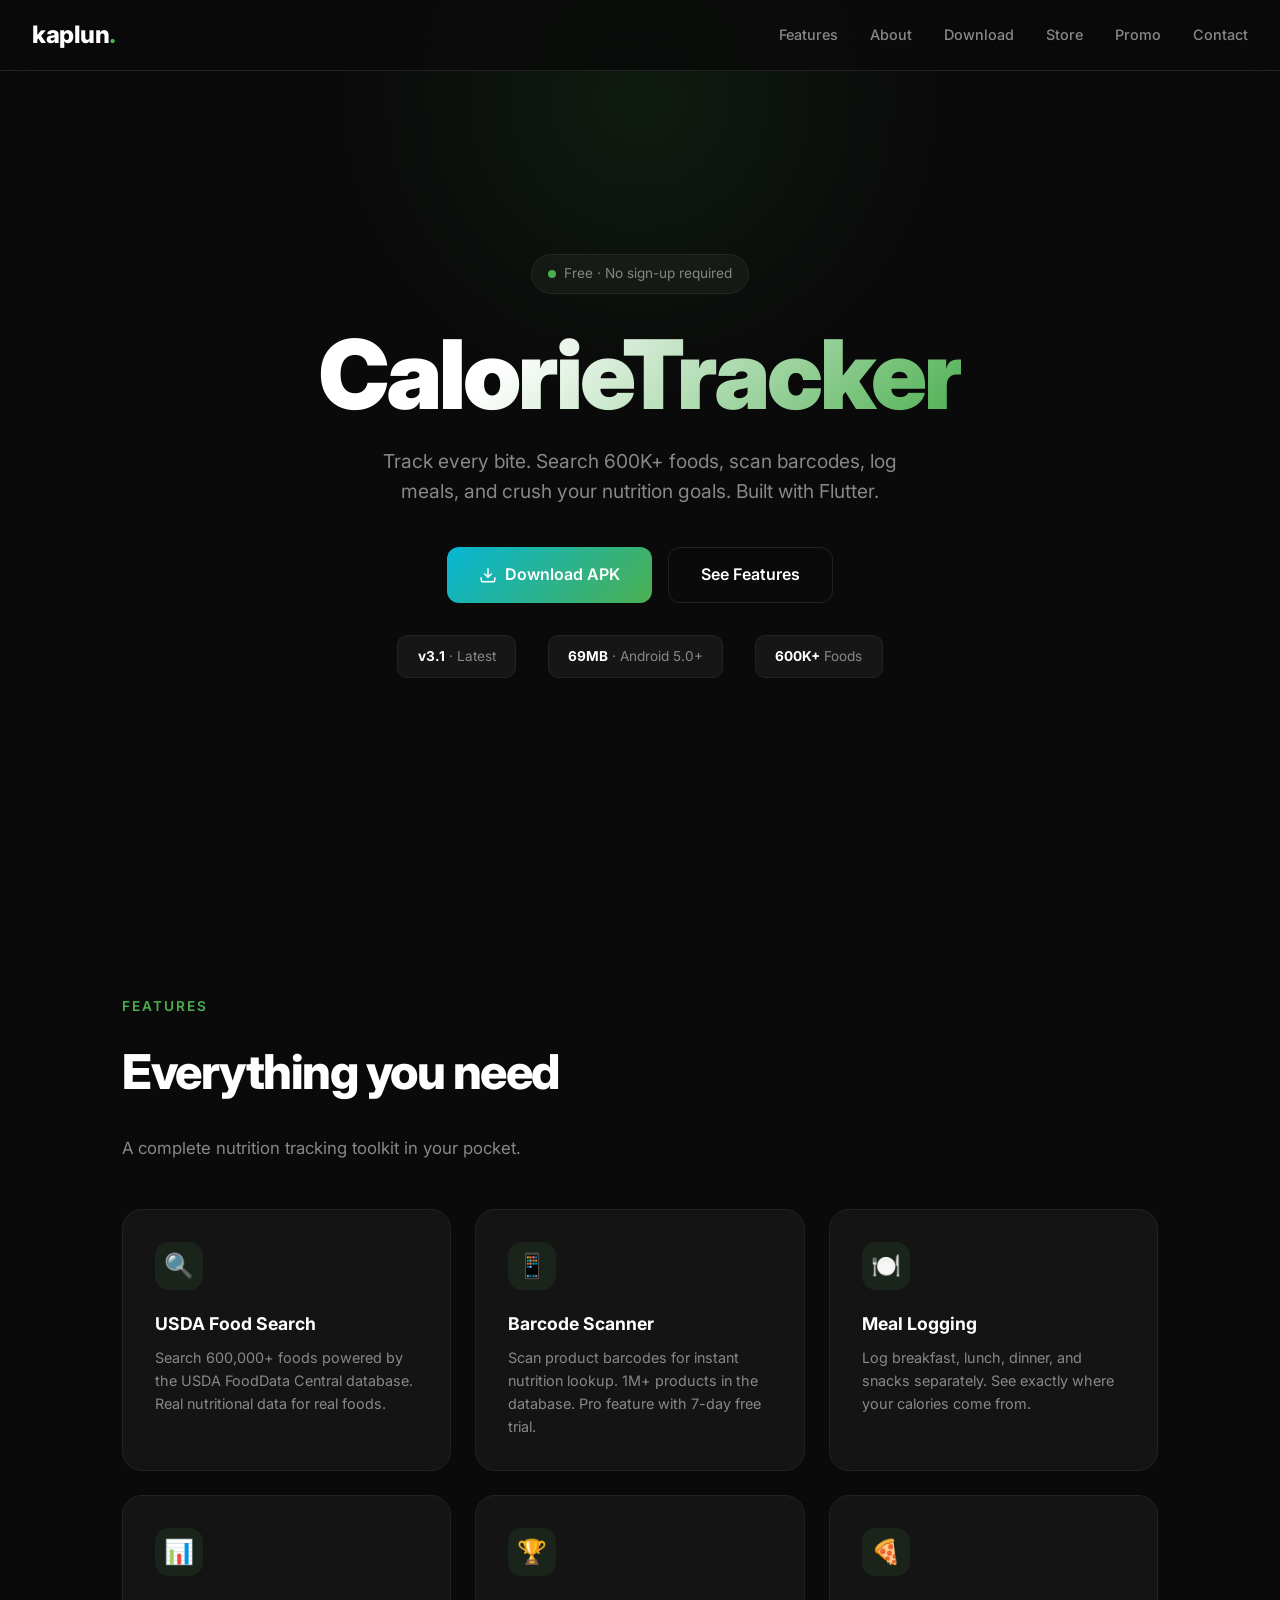
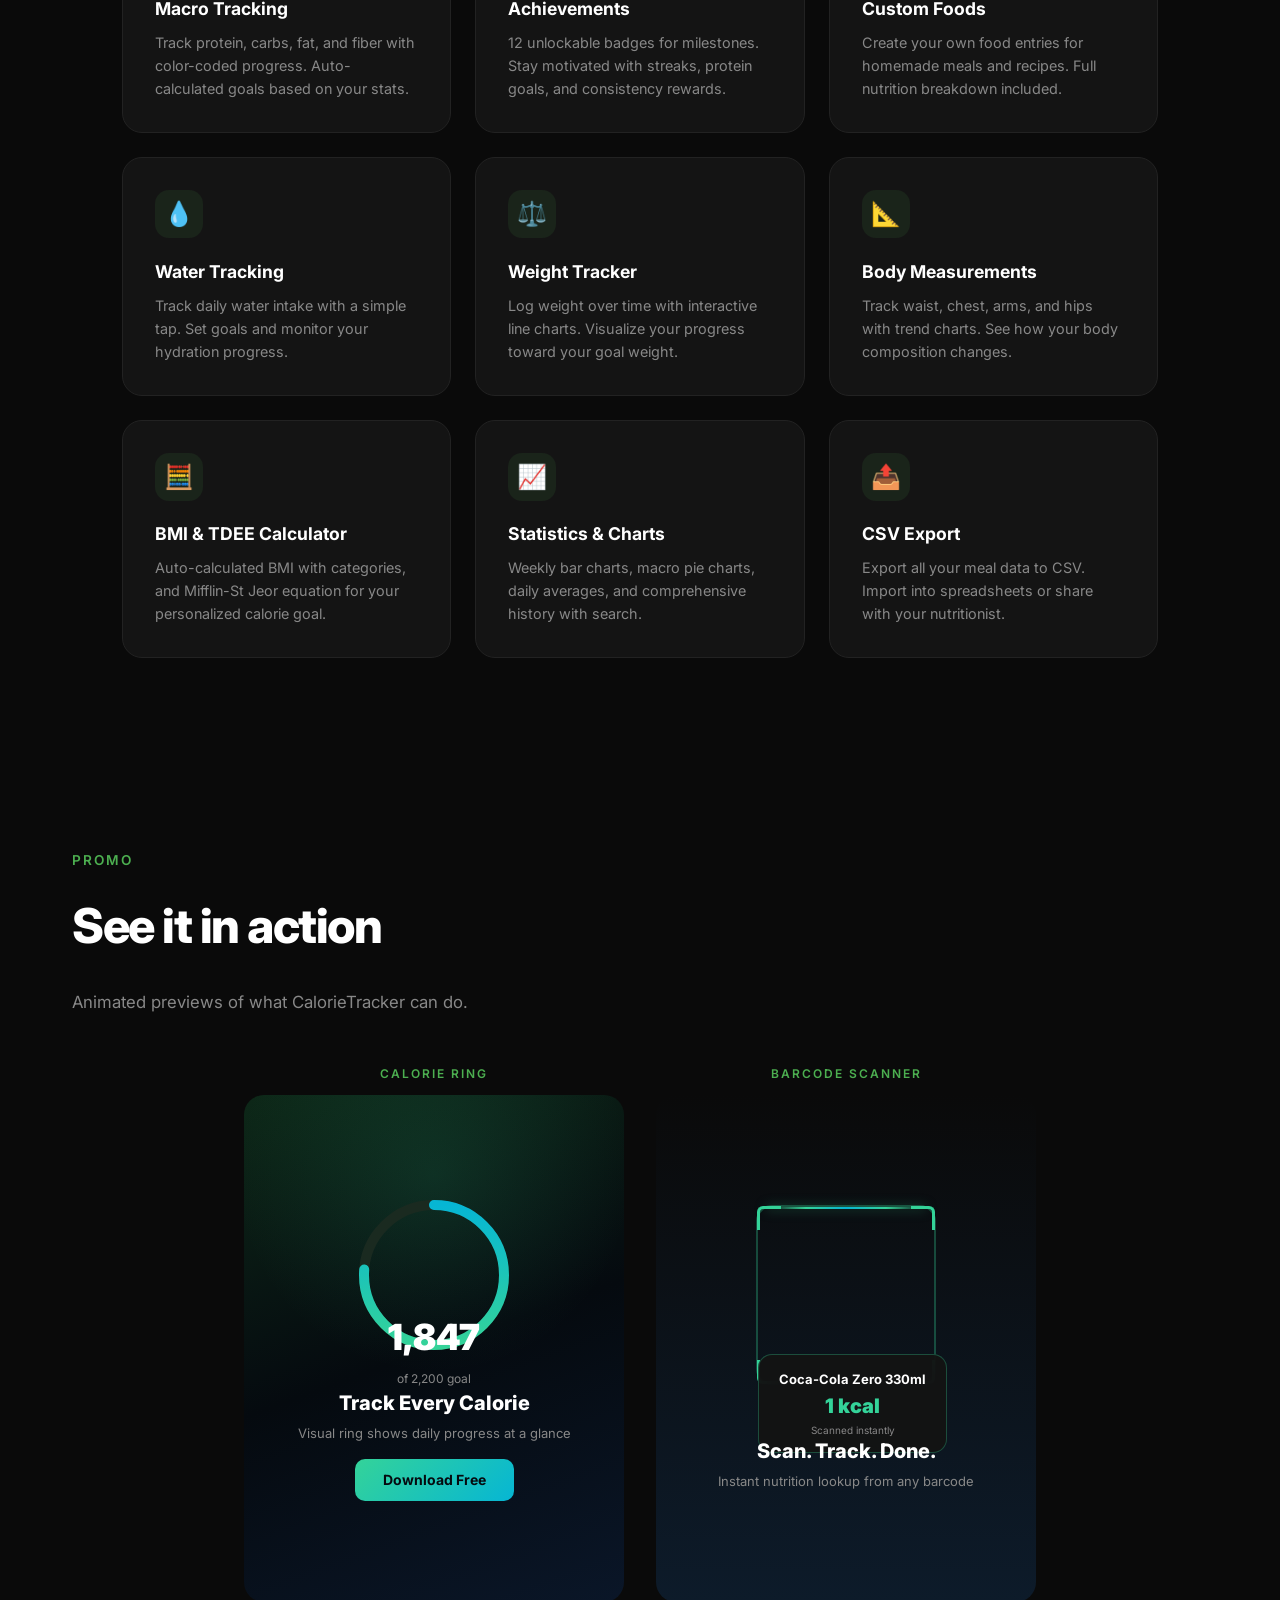
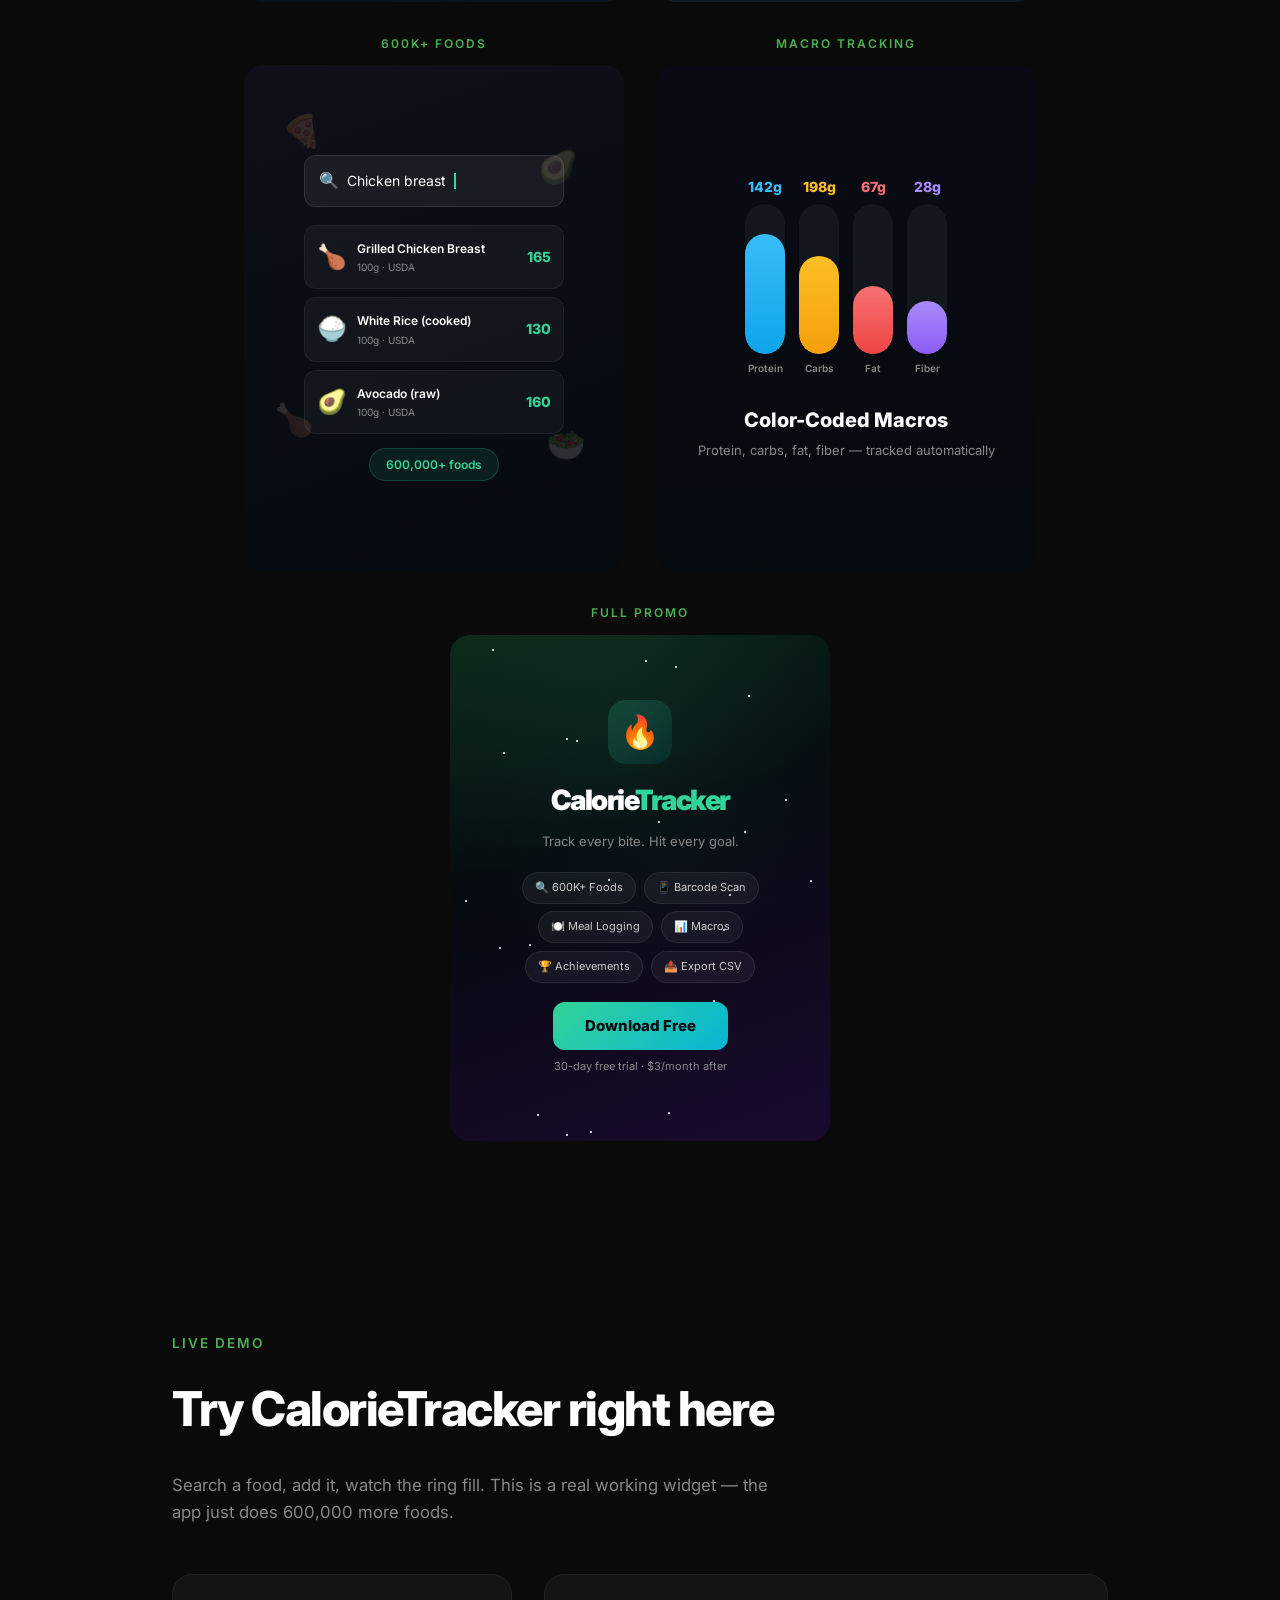
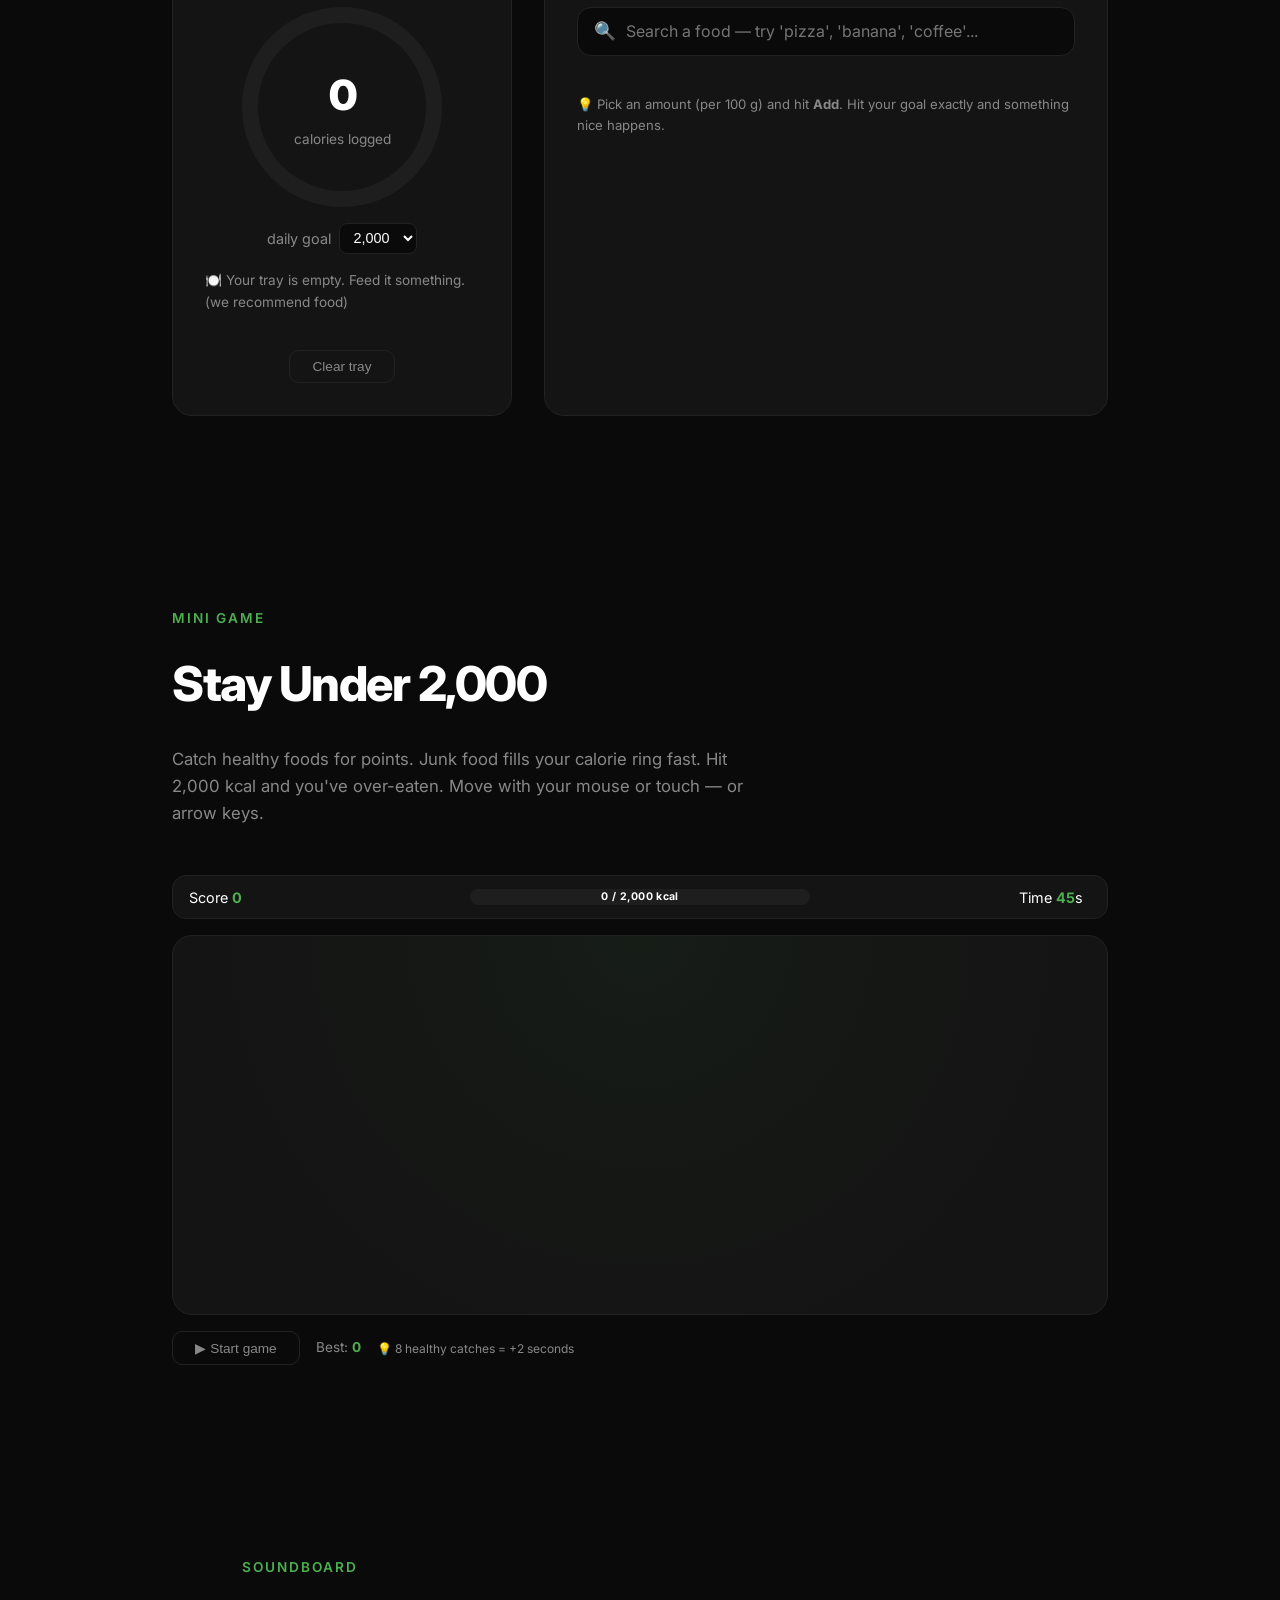
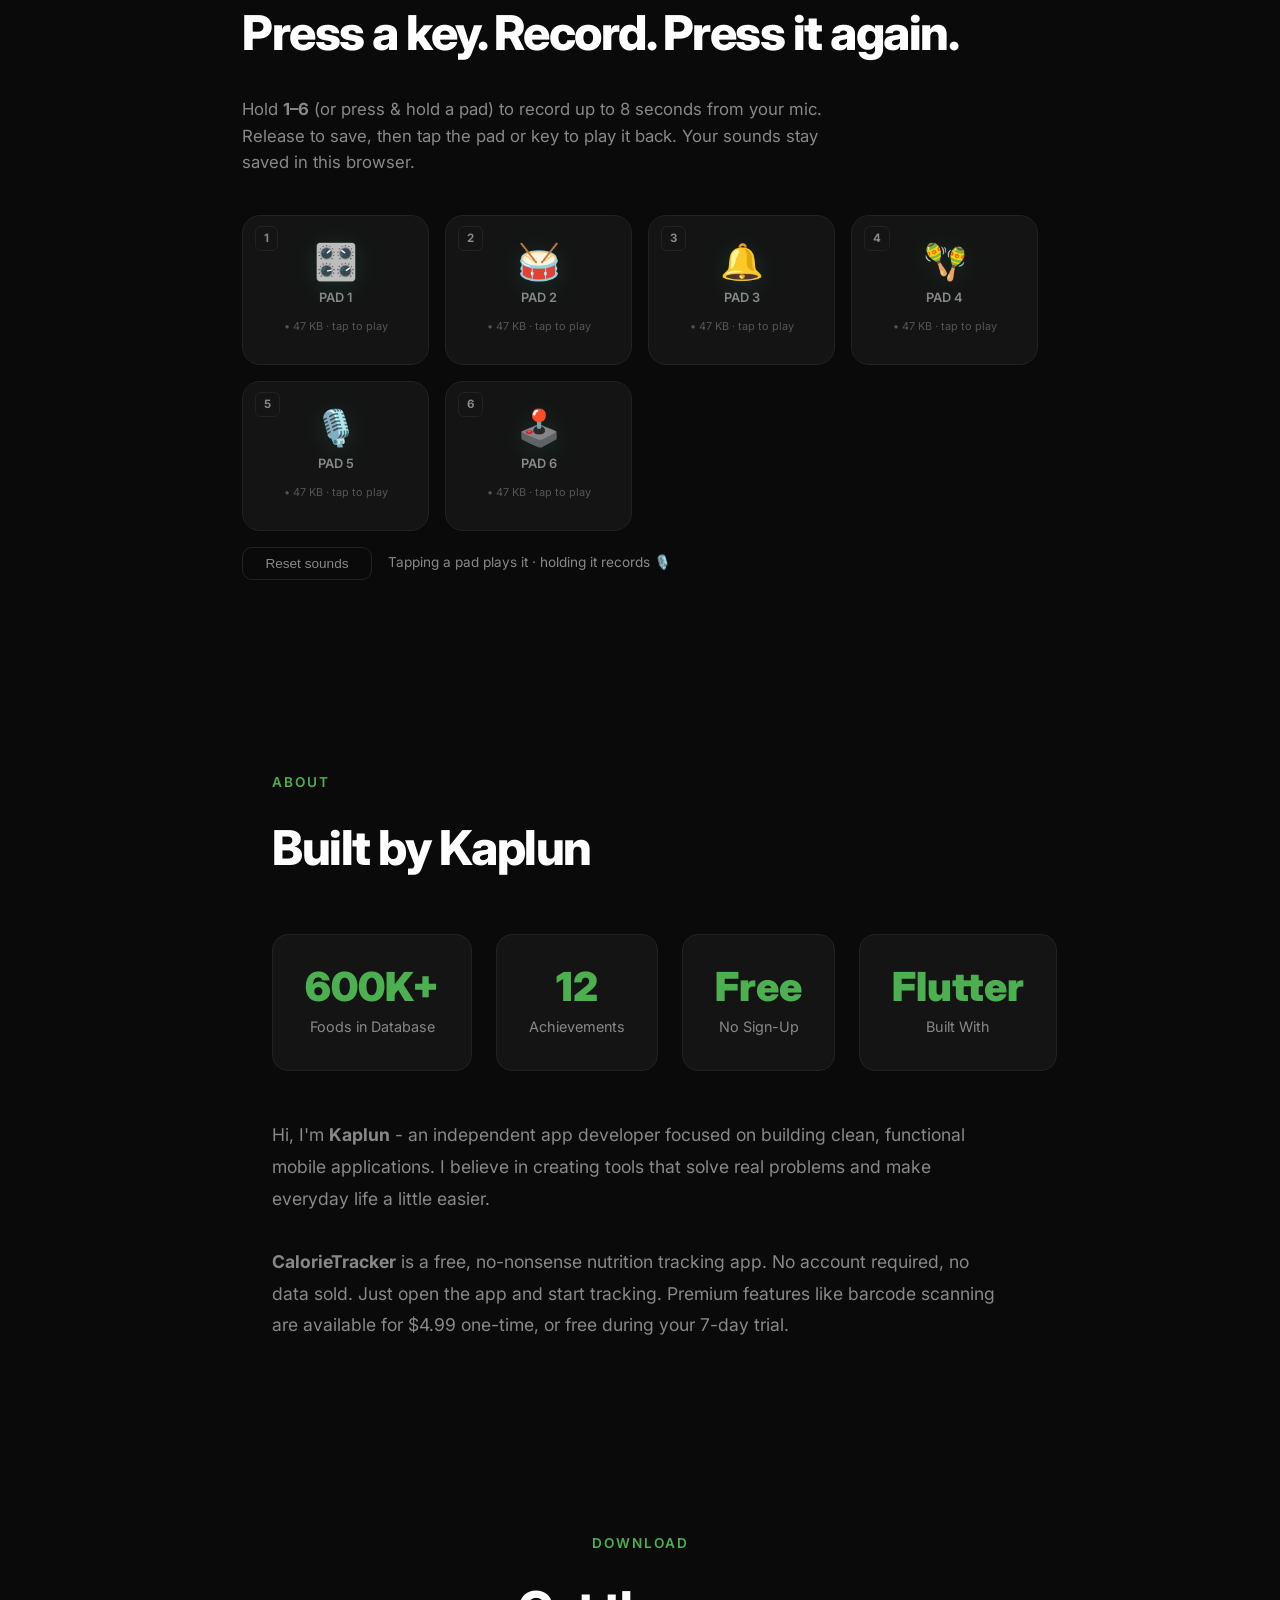
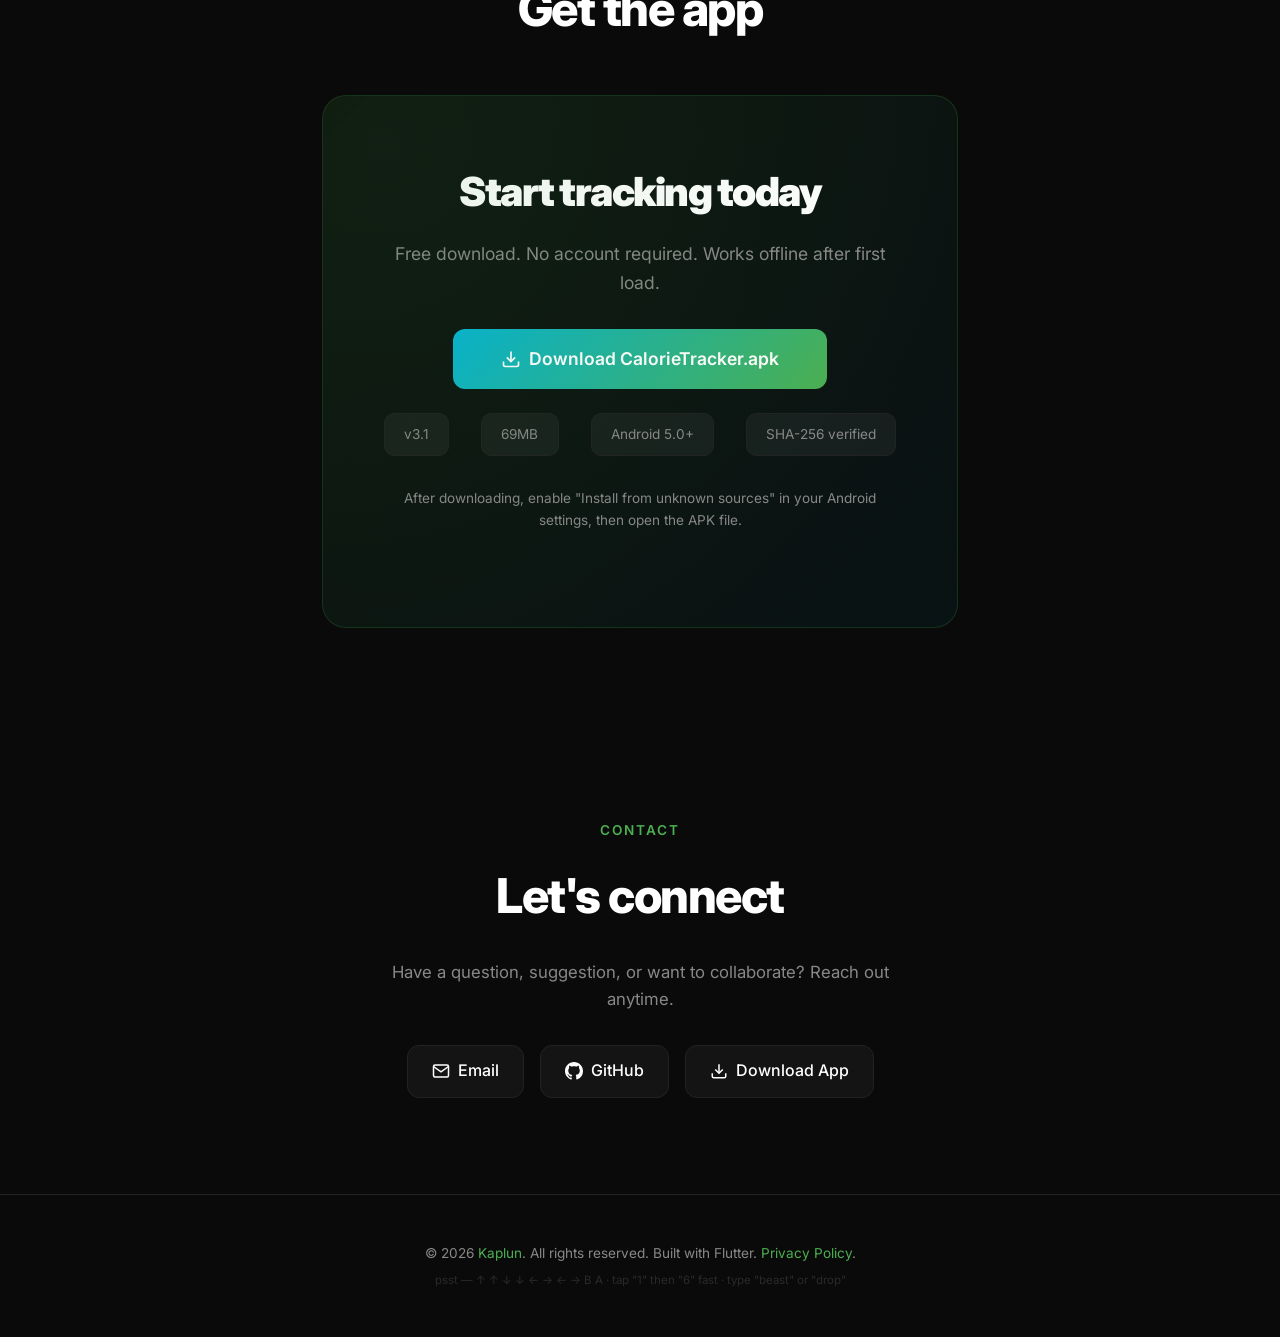
<file: index.html>
<!DOCTYPE html>
<html lang="en">
<head>
  <meta charset="UTF-8">
  <meta name="viewport" content="width=device-width, initial-scale=1.0">
  <title>CalorieTracker - Free Nutrition Tracker App</title>
  <meta name="description" content="Free calorie and nutrition tracking app. Search 600K+ foods, scan barcodes, log meals, track macros, and hit your fitness goals. Built with Flutter.">
  <meta name="keywords" content="calorie tracker, nutrition app, food tracker, macro tracker, fitness app, weight loss, USDA foods, barcode scanner">
  <meta property="og:title" content="CalorieTracker - Free Nutrition Tracker App">
  <meta property="og:description" content="Track every bite. Search 600K+ foods, scan barcodes, log meals, and hit your goals.">
  <meta property="og:type" content="website">
  <meta property="og:image" content="https://danielkaplun898-creator.github.io/og-image.png">
  <link rel="preconnect" href="https://fonts.googleapis.com">
  <link href="https://fonts.googleapis.com/css2?family=Inter:wght@300;400;500;600;700;800;900&display=swap" rel="stylesheet">
  <link rel="stylesheet" href="kaplun-fun.css">
  <style>
    *, *::before, *::after { margin: 0; padding: 0; box-sizing: border-box; }
    :root { --green: #2E7D32; --green-light: #4CAF50; --bg: #0a0a0a; --bg-card: #141414; --text: #fff; --text-muted: #888; --border: #222; --cyan: #06B6D4; --amber: #F59E0B; --red: #EF4444; --purple: #8B5CF6; }
    html { scroll-behavior: smooth; }
    body { font-family: 'Inter', sans-serif; background: var(--bg); color: var(--text); line-height: 1.6; overflow-x: hidden; }
    nav { position: fixed; top: 0; width: 100%; z-index: 100; padding: 1rem 2rem; display: flex; justify-content: space-between; align-items: center; backdrop-filter: blur(20px); background: rgba(10,10,10,0.8); border-bottom: 1px solid var(--border); }
    .logo { font-size: 1.5rem; font-weight: 800; letter-spacing: -0.5px; color: var(--text); text-decoration: none; }
    .logo span { color: var(--green-light); }
    nav ul { list-style: none; display: flex; gap: 2rem; }
    nav ul a { color: var(--text-muted); text-decoration: none; font-size: 0.9rem; font-weight: 500; transition: color 0.2s; }
    nav ul a:hover { color: var(--text); }
    .hero { min-height: 100vh; display: flex; flex-direction: column; justify-content: center; align-items: center; text-align: center; padding: 6rem 2rem 4rem; position: relative; }
    .hero::before { content: ''; position: absolute; top: -200px; left: 50%; transform: translateX(-50%); width: 600px; height: 600px; background: radial-gradient(circle, rgba(46,125,50,0.15) 0%, transparent 70%); pointer-events: none; }
    .badge { display: inline-flex; align-items: center; gap: 0.5rem; padding: 0.5rem 1rem; border-radius: 100px; border: 1px solid var(--border); background: var(--bg-card); font-size: 0.85rem; color: var(--text-muted); margin-bottom: 2rem; }
    .badge .dot { width: 8px; height: 8px; background: var(--green-light); border-radius: 50%; animation: pulse 2s infinite; }
    @keyframes pulse { 0%, 100% { opacity: 1; } 50% { opacity: 0.4; } }
    .hero h1 { font-size: clamp(3rem, 8vw, 6rem); font-weight: 900; letter-spacing: -3px; line-height: 1; margin-bottom: 1.5rem; background: linear-gradient(135deg, #fff 30%, var(--green-light) 100%); -webkit-background-clip: text; -webkit-text-fill-color: transparent; background-clip: text; }
    .hero p { font-size: 1.2rem; color: var(--text-muted); max-width: 550px; margin-bottom: 2.5rem; }
    .btn-group { display: flex; gap: 1rem; flex-wrap: wrap; justify-content: center; }
    .btn { display: inline-flex; align-items: center; gap: 0.5rem; padding: 0.9rem 2rem; border-radius: 12px; font-size: 1rem; font-weight: 600; text-decoration: none; transition: all 0.2s; cursor: pointer; border: none; }
    .btn-primary { background: var(--green); color: white; }
    .btn-primary:hover { background: var(--green-light); transform: translateY(-2px); box-shadow: 0 8px 30px rgba(46,125,50,0.3); }
    .btn-outline { background: transparent; color: var(--text); border: 1px solid var(--border); }
    .btn-outline:hover { background: var(--bg-card); border-color: var(--text-muted); }
    .btn-cyan { background: linear-gradient(135deg, var(--cyan), var(--green-light)); color: white; }
    .btn-cyan:hover { transform: translateY(-2px); box-shadow: 0 8px 30px rgba(6,182,212,0.3); }
    section { padding: 6rem 2rem; }
    .section-title { font-size: 0.85rem; font-weight: 600; text-transform: uppercase; letter-spacing: 2px; color: var(--green-light); margin-bottom: 1rem; }
    .section-heading { font-size: clamp(2rem, 5vw, 3rem); font-weight: 800; letter-spacing: -1.5px; margin-bottom: 1.5rem; }
    .section-desc { color: var(--text-muted); max-width: 600px; font-size: 1.05rem; }
    #features { max-width: 1100px; margin: 0 auto; }
    .features-grid { display: grid; grid-template-columns: repeat(auto-fit, minmax(280px, 1fr)); gap: 1.5rem; margin-top: 3rem; }
    .feature-card { background: var(--bg-card); border: 1px solid var(--border); border-radius: 20px; padding: 2rem; transition: all 0.3s; position: relative; overflow: hidden; }
    .feature-card:hover { border-color: var(--green); transform: translateY(-4px); box-shadow: 0 20px 40px rgba(0,0,0,0.3); }
    .feature-card::before { content: ''; position: absolute; top: 0; left: 0; right: 0; height: 3px; background: linear-gradient(90deg, var(--green), var(--cyan)); opacity: 0; transition: opacity 0.3s; }
    .feature-card:hover::before { opacity: 1; }
    .feature-icon { width: 48px; height: 48px; background: rgba(76,175,80,0.1); border-radius: 14px; display: flex; align-items: center; justify-content: center; font-size: 24px; margin-bottom: 1.2rem; }
    .feature-card h3 { font-size: 1.1rem; font-weight: 700; margin-bottom: 0.5rem; }
    .feature-card p { color: var(--text-muted); font-size: 0.9rem; line-height: 1.6; }
    .app-card { display: grid; grid-template-columns: 1fr 1fr; gap: 4rem; align-items: center; margin-top: 3rem; max-width: 1100px; margin-left: auto; margin-right: auto; }
    .app-info h3 { font-size: 2.2rem; font-weight: 800; letter-spacing: -1px; margin-bottom: 1rem; }
    .app-info p { color: var(--text-muted); margin-bottom: 1.5rem; font-size: 1.05rem; line-height: 1.7; }
    .feature-list { list-style: none; margin-bottom: 2rem; }
    .feature-list li { display: flex; align-items: center; gap: 0.75rem; padding: 0.5rem 0; color: var(--text-muted); font-size: 0.95rem; }
    .feature-list li .check { width: 22px; height: 22px; background: rgba(46,125,50,0.15); border-radius: 6px; display: flex; align-items: center; justify-content: center; color: var(--green-light); font-size: 0.75rem; flex-shrink: 0; }
    .app-mockup { background: var(--bg-card); border: 1px solid var(--border); border-radius: 24px; padding: 2rem; display: flex; justify-content: center; align-items: center; min-height: 400px; position: relative; overflow: hidden; }
    .phone-frame { width: 220px; height: 440px; background: #1a1a1a; border-radius: 28px; border: 3px solid #333; padding: 12px; position: relative; overflow: hidden; }
    .phone-screen { width: 100%; height: 100%; background: linear-gradient(160deg, #0d2818 0%, #050A0F 100%); border-radius: 18px; display: flex; flex-direction: column; padding: 16px 14px; overflow: hidden; }
    .phone-header { text-align: center; margin-bottom: 12px; }
    .phone-header .greeting { font-size: 10px; color: #888; }
    .phone-header .title { font-size: 16px; font-weight: 800; margin-top: 2px; }
    .phone-ring { width: 110px; height: 110px; border-radius: 50%; border: 8px solid #2a2a2a; border-top-color: var(--green-light); border-right-color: var(--green-light); margin: 0 auto 12px; display: flex; flex-direction: column; align-items: center; justify-content: center; position: relative; }
    .phone-ring::after { content: ''; position: absolute; inset: -8px; border-radius: 50%; border: 8px solid transparent; border-top-color: var(--green); border-right-color: var(--green); transform: rotate(45deg); }
    .ring-cal { font-size: 22px; font-weight: 900; color: white; }
    .ring-label { font-size: 8px; color: #888; }
    .phone-macros { display: flex; gap: 6px; margin-bottom: 12px; }
    .macro-pill { flex: 1; background: rgba(255,255,255,0.06); border-radius: 10px; padding: 8px 6px; text-align: center; backdrop-filter: blur(10px); }
    .macro-pill .val { font-size: 13px; font-weight: 700; }
    .macro-pill .lbl { font-size: 7px; color: #888; margin-top: 2px; }
    .macro-pill.protein .val { color: #4FC3F7; }
    .macro-pill.carbs .val { color: #FFB74D; }
    .macro-pill.fat .val { color: #EF5350; }
    .phone-meals { flex: 1; display: flex; flex-direction: column; gap: 6px; }
    .meal-item { background: rgba(255,255,255,0.06); border-radius: 10px; padding: 8px 10px; display: flex; justify-content: space-between; align-items: center; backdrop-filter: blur(10px); }
    .meal-item .meal-name { font-size: 10px; font-weight: 600; }
    .meal-item .meal-cal { font-size: 10px; color: #888; }
    .meal-item .meal-icon { font-size: 12px; margin-right: 6px; }
    #about { max-width: 800px; margin: 0 auto; }
    .about-grid { display: grid; grid-template-columns: repeat(4, 1fr); gap: 1.5rem; margin-top: 3rem; }
    .stat-card { background: var(--bg-card); border: 1px solid var(--border); border-radius: 16px; padding: 2rem; text-align: center; }
    .stat-card .number { font-size: 2.5rem; font-weight: 900; color: var(--green-light); line-height: 1; }
    .stat-card .label { color: var(--text-muted); font-size: 0.9rem; margin-top: 0.5rem; }
    .about-text { margin-top: 3rem; color: var(--text-muted); font-size: 1.1rem; line-height: 1.8; }
    #download { text-align: center; max-width: 700px; margin: 0 auto; }
    .download-card { background: linear-gradient(135deg, rgba(46,125,50,0.1), rgba(6,182,212,0.05)); border: 1px solid rgba(46,125,50,0.3); border-radius: 24px; padding: 4rem 3rem; margin-top: 3rem; position: relative; overflow: hidden; }
    .download-card::before { content: ''; position: absolute; top: -50%; left: -50%; width: 200%; height: 200%; background: radial-gradient(circle at 30% 30%, rgba(46,125,50,0.1), transparent 50%); pointer-events: none; }
    .download-card h2 { font-size: 2.5rem; font-weight: 900; letter-spacing: -1.5px; margin-bottom: 1rem; }
    .download-card p { color: var(--text-muted); font-size: 1.1rem; margin-bottom: 2rem; max-width: 500px; margin-left: auto; margin-right: auto; }
    .version-info { display: flex; gap: 2rem; justify-content: center; margin-top: 2rem; flex-wrap: wrap; }
    .version-tag { background: rgba(255,255,255,0.05); border: 1px solid var(--border); border-radius: 10px; padding: 0.6rem 1.2rem; font-size: 0.85rem; color: var(--text-muted); }
    .version-tag strong { color: var(--text); }
    #contact { max-width: 600px; margin: 0 auto; text-align: center; }
    .contact-links { display: flex; gap: 1rem; justify-content: center; margin-top: 2rem; flex-wrap: wrap; }
    .contact-link { display: inline-flex; align-items: center; gap: 0.5rem; padding: 0.8rem 1.5rem; background: var(--bg-card); border: 1px solid var(--border); border-radius: 12px; color: var(--text); text-decoration: none; font-weight: 500; transition: all 0.2s; }
    .contact-link:hover { background: var(--bg-card-hover); border-color: var(--green); transform: translateY(-2px); }
    footer { text-align: center; padding: 3rem 2rem; border-top: 1px solid var(--border); color: var(--text-muted); font-size: 0.85rem; }
    footer a { color: var(--green-light); text-decoration: none; }
    @media (max-width: 768px) { nav ul { display: none; } .app-card { grid-template-columns: 1fr; gap: 2rem; } .about-grid { grid-template-columns: repeat(2, 1fr); } .features-grid { grid-template-columns: 1fr; } .ads-showcase { flex-direction: column; } .ad-cell { width: 100%; max-width: 400px; } }

    /* Ad showcase */
    #ads { max-width: 1200px; margin: 0 auto; }
    .ads-showcase { display: flex; gap: 2rem; justify-content: center; flex-wrap: wrap; margin-top: 3rem; }
    .ad-cell { width: 380px; flex-shrink: 0; }
    .ad-cell-label { font-size: 0.75rem; font-weight: 600; text-transform: uppercase; letter-spacing: 2px; color: var(--green-light); margin-bottom: 0.75rem; text-align: center; }

    /* Ring Ad */
    .ring-ad { width: 100%; aspect-ratio: 3/4; background: linear-gradient(160deg, #0d2818 0%, #050A0F 50%, #0a1628 100%); border-radius: 20px; display: flex; flex-direction: column; align-items: center; justify-content: center; position: relative; overflow: hidden; }
    .ring-ad::before { content: ''; position: absolute; top: -120px; left: 50%; transform: translateX(-50%); width: 400px; height: 400px; background: radial-gradient(circle, rgba(52,211,153,0.12) 0%, transparent 70%); animation: ad-glow 3s ease-in-out infinite; }
    @keyframes ad-glow { 0%,100% { transform: translateX(-50%) scale(1); opacity: .6; } 50% { transform: translateX(-50%) scale(1.1); opacity: 1; } }
    .ring-svg { width: 160px; height: 160px; transform: rotate(-90deg); margin-bottom: 16px; }
    .ring-bg-circle { fill: none; stroke: #1a2a20; stroke-width: 10; }
    .ring-fg { fill: none; stroke: url(#g1); stroke-width: 10; stroke-linecap: round; stroke-dasharray: 440; stroke-dashoffset: 440; animation: ring-draw 2s ease-out .5s forwards; }
    @keyframes ring-draw { to { stroke-dashoffset: 105; } }
    .ring-inner { position: absolute; top: 50%; left: 50%; transform: translate(-50%,-50%); text-align: center; }
    .ring-num { font-size: 36px; font-weight: 900; color: #fff; }
    .ring-sub { font-size: 12px; color: #888; margin-top: 2px; }
    .ring-title { font-size: 20px; font-weight: 800; color: #fff; text-align: center; margin-top: 16px; opacity: 0; animation: ufade .6s ease-out 2.2s forwards; }
    .ring-subtitle { font-size: 13px; color: #888; text-align: center; margin-top: 4px; opacity: 0; animation: ufade .6s ease-out 2.5s forwards; }
    .ring-cta { margin-top: 16px; padding: 10px 28px; background: linear-gradient(135deg, #34D399, #06B6D4); color: #050A0F; font-weight: 700; font-size: 14px; border: none; border-radius: 10px; cursor: pointer; opacity: 0; animation: ufade .6s ease-out 2.8s forwards; transition: transform .2s, box-shadow .2s; text-decoration: none; display: inline-block; }
    .ring-cta:hover { transform: scale(1.05); box-shadow: 0 8px 24px rgba(52,211,153,.4); }
    @keyframes ufade { from { opacity: 0; transform: translateY(12px); } to { opacity: 1; transform: translateY(0); } }

    /* Scanner Ad */
    .scan-ad { width: 100%; aspect-ratio: 3/4; background: linear-gradient(180deg, #0a0a0a, #0d1b2a); border-radius: 20px; display: flex; flex-direction: column; align-items: center; justify-content: center; position: relative; overflow: hidden; }
    .scan-frame { width: 180px; height: 180px; border: 2px solid rgba(52,211,153,.3); border-radius: 16px; position: relative; margin-bottom: 20px; }
    .scan-c { position: absolute; width: 24px; height: 24px; border-color: #34D399; border-style: solid; border-width: 0; }
    .scan-c.tl { top: -1px; left: -1px; border-top-width: 3px; border-left-width: 3px; border-radius: 6px 0 0 0; }
    .scan-c.tr { top: -1px; right: -1px; border-top-width: 3px; border-right-width: 3px; border-radius: 0 6px 0 0; }
    .scan-c.bl { bottom: -1px; left: -1px; border-bottom-width: 3px; border-left-width: 3px; border-radius: 0 0 0 6px; }
    .scan-c.br { bottom: -1px; right: -1px; border-bottom-width: 3px; border-right-width: 3px; border-radius: 0 0 6px 0; }
    .scan-beam { position: absolute; top: 0; left: 8px; right: 8px; height: 2px; background: linear-gradient(90deg, transparent, #34D399, #06B6D4, #34D399, transparent); box-shadow: 0 0 12px rgba(52,211,153,.6); animation: scan-move 2s ease-in-out infinite; }
    @keyframes scan-move { 0% { top: 4px; } 50% { top: calc(100% - 6px); } 100% { top: 4px; } }
    .scan-popup { position: absolute; bottom: -70px; background: rgba(20,20,20,.95); border: 1px solid rgba(52,211,153,.3); border-radius: 14px; padding: 14px 20px; text-align: center; backdrop-filter: blur(16px); white-space: nowrap; animation: popup-slide .5s ease-out 2s both; }
    @keyframes popup-slide { from { opacity: 0; transform: translateY(16px) scale(.9); } to { opacity: 1; transform: translateY(0) scale(1); } }
    .scan-popup .sp-name { font-size: 13px; font-weight: 700; }
    .scan-popup .sp-cal { font-size: 20px; font-weight: 900; color: #34D399; }
    .scan-popup .sp-sub { font-size: 10px; color: #888; }
    .scan-title { font-size: 20px; font-weight: 800; color: #fff; text-align: center; margin-top: 30px; opacity: 0; animation: ufade .6s ease-out 2.8s forwards; }
    .scan-subtitle { font-size: 13px; color: #888; text-align: center; margin-top: 4px; opacity: 0; animation: ufade .6s ease-out 3s forwards; }

    /* Search Ad */
    .search-ad { width: 100%; aspect-ratio: 3/4; background: linear-gradient(160deg, #0f0f1a, #050A0F); border-radius: 20px; display: flex; flex-direction: column; align-items: center; justify-content: center; position: relative; overflow: hidden; padding: 24px; }
    .food-f { position: absolute; font-size: 32px; opacity: 0; animation: food-float 1s ease-out forwards; }
    @keyframes food-float { from { opacity: 0; transform: translateY(24px) scale(.5); } to { opacity: .15; transform: translateY(0) scale(1); } }
    .s-bar { width: 100%; max-width: 260px; background: rgba(255,255,255,.06); border: 1px solid rgba(255,255,255,.1); border-radius: 12px; padding: 12px 14px; display: flex; align-items: center; gap: 8px; margin-bottom: 18px; position: relative; z-index: 2; }
    .s-bar-icon { color: #34D399; font-size: 16px; flex-shrink: 0; }
    .s-bar-text { font-size: 14px; color: #fff; }
    .s-cursor { display: inline-block; width: 2px; height: 16px; background: #34D399; animation: blink-c 1s step-end infinite; vertical-align: middle; }
    @keyframes blink-c { 50% { opacity: 0; } }
    .s-results { width: 100%; max-width: 260px; display: flex; flex-direction: column; gap: 8px; }
    .s-item { background: rgba(255,255,255,.04); border: 1px solid rgba(255,255,255,.06); border-radius: 12px; padding: 12px; display: flex; align-items: center; gap: 10px; opacity: 0; animation: s-slide .5s ease-out forwards; }
    .s-item:nth-child(1) { animation-delay: 2.2s; }
    .s-item:nth-child(2) { animation-delay: 2.6s; }
    .s-item:nth-child(3) { animation-delay: 3s; }
    @keyframes s-slide { from { opacity: 0; transform: translateX(-16px); } to { opacity: 1; transform: translateX(0); } }
    .s-item-icon { font-size: 24px; }
    .s-item-info { flex: 1; }
    .s-item-name { font-size: 12px; font-weight: 600; }
    .s-item-sub { font-size: 10px; color: #888; margin-top: 1px; }
    .s-item-cal { font-size: 14px; font-weight: 800; color: #34D399; }
    .s-badge { margin-top: 14px; padding: 6px 16px; background: rgba(52,211,153,.1); border: 1px solid rgba(52,211,153,.2); border-radius: 100px; font-size: 12px; font-weight: 600; color: #34D399; opacity: 0; animation: ufade .5s ease-out 3.5s forwards; }

    /* Macro Ad */
    .macro-ad { width: 100%; aspect-ratio: 3/4; background: linear-gradient(180deg, #0a0a14, #050A0F); border-radius: 20px; display: flex; flex-direction: column; align-items: center; justify-content: center; position: relative; overflow: hidden; }
    .m-bars { display: flex; gap: 14px; margin-bottom: 28px; }
    .m-col { display: flex; flex-direction: column; align-items: center; gap: 6px; }
    .m-val { font-size: 14px; font-weight: 800; opacity: 0; animation: ufade .4s ease-out forwards; }
    .m-val:nth-child(1) { animation-delay: 1.5s; }
    .m-val:nth-child(2) { animation-delay: 1.8s; }
    .m-val:nth-child(3) { animation-delay: 2.1s; }
    .m-val:nth-child(4) { animation-delay: 2.4s; }
    .m-val.vp { color: #38bdf8; }
    .m-val.vc { color: #fbbf24; }
    .m-val.vf { color: #f87171; }
    .m-val.vfi { color: #a78bfa; }
    .m-track { width: 40px; height: 150px; background: rgba(255,255,255,.05); border-radius: 20px; overflow: hidden; position: relative; }
    .m-fill { position: absolute; bottom: 0; left: 0; right: 0; border-radius: 20px; transform-origin: bottom; animation: bar-up 1.5s ease-out forwards; }
    @keyframes bar-up { from { transform: scaleY(0); } to { transform: scaleY(1); } }
    .m-fill.fp { background: linear-gradient(0deg, #0ea5e9, #38bdf8); height: 80%; animation-delay: .3s; }
    .m-fill.fc { background: linear-gradient(0deg, #f59e0b, #fbbf24); height: 65%; animation-delay: .6s; }
    .m-fill.ff { background: linear-gradient(0deg, #ef4444, #f87171); height: 45%; animation-delay: .9s; }
    .m-fill.ffii { background: linear-gradient(0deg, #8b5cf6, #a78bfa); height: 35%; animation-delay: 1.2s; }
    .m-lbl { font-size: 10px; color: #888; font-weight: 600; }
    .macro-title { font-size: 20px; font-weight: 800; color: #fff; text-align: center; opacity: 0; animation: ufade .6s ease-out 2.8s forwards; }
    .macro-sub { font-size: 13px; color: #888; text-align: center; margin-top: 4px; opacity: 0; animation: ufade .6s ease-out 3s forwards; }

    /* Promo Ad */
    .promo-ad { width: 100%; aspect-ratio: 3/4; background: linear-gradient(160deg, #0d2818, #050A0F 40%, #1a0a2e); border-radius: 20px; display: flex; flex-direction: column; align-items: center; justify-content: center; position: relative; overflow: hidden; }
    .promo-ad::before { content: ''; position: absolute; top: -160px; left: 50%; transform: translateX(-50%); width: 500px; height: 500px; background: radial-gradient(circle, rgba(52,211,153,.08), transparent 70%); }
    .promo-stars { position: absolute; width: 100%; height: 100%; top: 0; left: 0; pointer-events: none; }
    .promo-star { position: absolute; width: 2px; height: 2px; background: #fff; border-radius: 50%; animation: star-tw 3s ease-in-out infinite; }
    @keyframes star-tw { 0%,100% { opacity: .1; } 50% { opacity: .8; } }
    .promo-icon { width: 64px; height: 64px; background: linear-gradient(135deg, rgba(52,211,153,.2), rgba(6,182,212,.1)); border-radius: 18px; display: flex; align-items: center; justify-content: center; font-size: 32px; margin-bottom: 14px; z-index: 1; opacity: 0; animation: icon-bounce .6s cubic-bezier(.175,.885,.32,1.275) .3s forwards; }
    @keyframes icon-bounce { from { opacity: 0; transform: scale(.3) rotate(-10deg); } to { opacity: 1; transform: scale(1) rotate(0); } }
    .promo-title { font-size: 28px; font-weight: 900; text-align: center; letter-spacing: -1.5px; z-index: 1; opacity: 0; animation: ufade .6s ease-out .8s forwards; }
    .promo-title .pg { color: #34D399; }
    .promo-sub { font-size: 13px; color: #888; text-align: center; max-width: 240px; margin: 8px 0 20px; z-index: 1; opacity: 0; animation: ufade .6s ease-out 1.1s forwards; }
    .promo-pills { display: flex; gap: 8px; flex-wrap: wrap; justify-content: center; max-width: 280px; z-index: 1; margin-bottom: 20px; }
    .promo-pill { padding: 6px 12px; background: rgba(255,255,255,.05); border: 1px solid rgba(255,255,255,.08); border-radius: 100px; font-size: 11px; color: #ccc; opacity: 0; animation: pill-pop .4s ease-out forwards; }
    .promo-pill:nth-child(1) { animation-delay: 1.4s; }
    .promo-pill:nth-child(2) { animation-delay: 1.6s; }
    .promo-pill:nth-child(3) { animation-delay: 1.8s; }
    .promo-pill:nth-child(4) { animation-delay: 2s; }
    .promo-pill:nth-child(5) { animation-delay: 2.2s; }
    .promo-pill:nth-child(6) { animation-delay: 2.4s; }
    @keyframes pill-pop { from { opacity: 0; transform: translateY(8px) scale(.9); } to { opacity: 1; transform: translateY(0) scale(1); } }
    .promo-cta { padding: 12px 32px; background: linear-gradient(135deg, #34D399, #06B6D4); color: #050A0F; font-weight: 800; font-size: 15px; border: none; border-radius: 12px; cursor: pointer; z-index: 1; opacity: 0; animation: ufade .6s ease-out 2.8s forwards; transition: transform .2s, box-shadow .2s; text-decoration: none; display: inline-block; }
    .promo-cta:hover { transform: scale(1.05); box-shadow: 0 10px 36px rgba(52,211,153,.4); }
    .promo-price { font-size: 11px; color: #888; margin-top: 8px; z-index: 1; opacity: 0; animation: ufade .6s ease-out 3s forwards; }
  </style>
</head>
<body>
  <nav>
    <a href="#" class="logo">kaplun<span>.</span></a>
    <ul>
      <li><a href="#features">Features</a></li>
      <li><a href="#about">About</a></li>
      <li><a href="#download">Download</a></li>
      <li><a href="store.html">Store</a></li>
      <li><a href="#ads">Promo</a></li>
      <li><a href="#contact">Contact</a></li>
    </ul>
  </nav>

  <section class="hero">
    <div class="badge">
      <span class="dot"></span>
      Free &middot; No sign-up required
    </div>
    <h1>CalorieTracker</h1>
    <p>Track every bite. Search 600K+ foods, scan barcodes, log meals, and crush your nutrition goals. Built with Flutter.</p>
    <div class="btn-group">
      <a href="CalorieTracker.apk" class="btn btn-cyan">
        <svg width="18" height="18" fill="none" stroke="currentColor" stroke-width="2" viewBox="0 0 24 24"><path d="M21 15v4a2 2 0 01-2 2H5a2 2 0 01-2-2v-4"/><polyline points="7 10 12 15 17 10"/><line x1="12" y1="15" x2="12" y2="3"/></svg>
        Download APK
      </a>
      <a href="#features" class="btn btn-outline">See Features</a>
    </div>
    <div class="version-info">
      <div class="version-tag"><strong>v3.1</strong> &middot; Latest</div>
      <div class="version-tag"><strong>69MB</strong> &middot; Android 5.0+</div>
      <div class="version-tag"><strong>600K+</strong> Foods</div>
    </div>
  </section>

  <section id="features">
    <div class="section-title">Features</div>
    <div class="section-heading">Everything you need</div>
    <div class="section-desc">A complete nutrition tracking toolkit in your pocket.</div>

    <div class="features-grid">
      <div class="feature-card">
        <div class="feature-icon">🔍</div>
        <h3>USDA Food Search</h3>
        <p>Search 600,000+ foods powered by the USDA FoodData Central database. Real nutritional data for real foods.</p>
      </div>
      <div class="feature-card">
        <div class="feature-icon">📱</div>
        <h3>Barcode Scanner</h3>
        <p>Scan product barcodes for instant nutrition lookup. 1M+ products in the database. Pro feature with 7-day free trial.</p>
      </div>
      <div class="feature-card">
        <div class="feature-icon">🍽️</div>
        <h3>Meal Logging</h3>
        <p>Log breakfast, lunch, dinner, and snacks separately. See exactly where your calories come from.</p>
      </div>
      <div class="feature-card">
        <div class="feature-icon">📊</div>
        <h3>Macro Tracking</h3>
        <p>Track protein, carbs, fat, and fiber with color-coded progress. Auto-calculated goals based on your stats.</p>
      </div>
      <div class="feature-card">
        <div class="feature-icon">🏆</div>
        <h3>Achievements</h3>
        <p>12 unlockable badges for milestones. Stay motivated with streaks, protein goals, and consistency rewards.</p>
      </div>
      <div class="feature-card">
        <div class="feature-icon">🍕</div>
        <h3>Custom Foods</h3>
        <p>Create your own food entries for homemade meals and recipes. Full nutrition breakdown included.</p>
      </div>
      <div class="feature-card">
        <div class="feature-icon">💧</div>
        <h3>Water Tracking</h3>
        <p>Track daily water intake with a simple tap. Set goals and monitor your hydration progress.</p>
      </div>
      <div class="feature-card">
        <div class="feature-icon">⚖️</div>
        <h3>Weight Tracker</h3>
        <p>Log weight over time with interactive line charts. Visualize your progress toward your goal weight.</p>
      </div>
      <div class="feature-card">
        <div class="feature-icon">📐</div>
        <h3>Body Measurements</h3>
        <p>Track waist, chest, arms, and hips with trend charts. See how your body composition changes.</p>
      </div>
      <div class="feature-card">
        <div class="feature-icon">🧮</div>
        <h3>BMI & TDEE Calculator</h3>
        <p>Auto-calculated BMI with categories, and Mifflin-St Jeor equation for your personalized calorie goal.</p>
      </div>
      <div class="feature-card">
        <div class="feature-icon">📈</div>
        <h3>Statistics & Charts</h3>
        <p>Weekly bar charts, macro pie charts, daily averages, and comprehensive history with search.</p>
      </div>
      <div class="feature-card">
        <div class="feature-icon">📤</div>
        <h3>CSV Export</h3>
        <p>Export all your meal data to CSV. Import into spreadsheets or share with your nutritionist.</p>
      </div>
    </div>
  </section>

  <section id="ads">
    <div class="section-title">Promo</div>
    <div class="section-heading">See it in action</div>
    <div class="section-desc">Animated previews of what CalorieTracker can do.</div>

    <div class="ads-showcase">
      <!-- Calorie Ring -->
      <div class="ad-cell">
        <div class="ad-cell-label">Calorie Ring</div>
        <div class="ring-ad">
          <svg class="ring-svg" viewBox="0 0 160 160">
            <defs><linearGradient id="g1" x1="0%" y1="0%" x2="100%"><stop offset="0%" style="stop-color:#34D399"/><stop offset="100%" style="stop-color:#06B6D4"/></linearGradient></defs>
            <circle class="ring-bg-circle" cx="80" cy="80" r="70"/>
            <circle class="ring-fg" cx="80" cy="80" r="70"/>
          </svg>
          <div class="ring-inner">
            <div class="ring-num" id="ring-num">0</div>
            <div class="ring-sub">of 2,200 goal</div>
          </div>
          <div class="ring-title">Track Every Calorie</div>
          <div class="ring-subtitle">Visual ring shows daily progress at a glance</div>
          <a href="CalorieTracker.apk" class="ring-cta">Download Free</a>
        </div>
      </div>

      <!-- Barcode Scanner -->
      <div class="ad-cell">
        <div class="ad-cell-label">Barcode Scanner</div>
        <div class="scan-ad">
          <div class="scan-frame">
            <div class="scan-c tl"></div><div class="scan-c tr"></div>
            <div class="scan-c bl"></div><div class="scan-c br"></div>
            <div class="scan-beam"></div>
            <div class="scan-popup">
              <div class="sp-name">Coca-Cola Zero 330ml</div>
              <div class="sp-cal">1 kcal</div>
              <div class="sp-sub">Scanned instantly</div>
            </div>
          </div>
          <div class="scan-title">Scan. Track. Done.</div>
          <div class="scan-subtitle">Instant nutrition lookup from any barcode</div>
        </div>
      </div>

      <!-- Food Search -->
      <div class="ad-cell">
        <div class="ad-cell-label">600K+ Foods</div>
        <div class="search-ad">
          <div class="food-f" style="top:8%;left:10%;animation-delay:.2s">🍕</div>
          <div class="food-f" style="top:15%;right:12%;animation-delay:.5s">🥑</div>
          <div class="food-f" style="bottom:25%;left:8%;animation-delay:.8s">🍗</div>
          <div class="food-f" style="bottom:20%;right:10%;animation-delay:1.1s">🥗</div>
          <div class="s-bar">
            <span class="s-bar-icon">🔍</span>
            <span class="s-bar-text" id="s-typed"></span>
            <span class="s-cursor"></span>
          </div>
          <div class="s-results">
            <div class="s-item"><span class="s-item-icon">🍗</span><div class="s-item-info"><div class="s-item-name">Grilled Chicken Breast</div><div class="s-item-sub">100g · USDA</div></div><div class="s-item-cal">165</div></div>
            <div class="s-item"><span class="s-item-icon">🍚</span><div class="s-item-info"><div class="s-item-name">White Rice (cooked)</div><div class="s-item-sub">100g · USDA</div></div><div class="s-item-cal">130</div></div>
            <div class="s-item"><span class="s-item-icon">🥑</span><div class="s-item-info"><div class="s-item-name">Avocado (raw)</div><div class="s-item-sub">100g · USDA</div></div><div class="s-item-cal">160</div></div>
          </div>
          <div class="s-badge">600,000+ foods</div>
        </div>
      </div>

      <!-- Macro Tracking -->
      <div class="ad-cell">
        <div class="ad-cell-label">Macro Tracking</div>
        <div class="macro-ad">
          <div class="m-bars">
            <div class="m-col"><div class="m-val vp">142g</div><div class="m-track"><div class="m-fill fp"></div></div><div class="m-lbl">Protein</div></div>
            <div class="m-col"><div class="m-val vc">198g</div><div class="m-track"><div class="m-fill fc"></div></div><div class="m-lbl">Carbs</div></div>
            <div class="m-col"><div class="m-val vf">67g</div><div class="m-track"><div class="m-fill ff"></div></div><div class="m-lbl">Fat</div></div>
            <div class="m-col"><div class="m-val vfi">28g</div><div class="m-track"><div class="m-fill ffii"></div></div><div class="m-lbl">Fiber</div></div>
          </div>
          <div class="macro-title">Color-Coded Macros</div>
          <div class="macro-sub">Protein, carbs, fat, fiber — tracked automatically</div>
        </div>
      </div>

      <!-- Full Promo -->
      <div class="ad-cell">
        <div class="ad-cell-label">Full Promo</div>
        <div class="promo-ad" id="promo-ad">
          <div class="promo-stars" id="promo-stars"></div>
          <div class="promo-icon">🔥</div>
          <div class="promo-title">Calorie<span class="pg">Tracker</span></div>
          <div class="promo-sub">Track every bite. Hit every goal.</div>
          <div class="promo-pills">
            <div class="promo-pill">🔍 600K+ Foods</div>
            <div class="promo-pill">📱 Barcode Scan</div>
            <div class="promo-pill">🍽️ Meal Logging</div>
            <div class="promo-pill">📊 Macros</div>
            <div class="promo-pill">🏆 Achievements</div>
            <div class="promo-pill">📤 Export CSV</div>
          </div>
          <a href="CalorieTracker.apk" class="promo-cta">Download Free</a>
          <div class="promo-price">30-day free trial · $3/month after</div>
        </div>
      </div>
    </div>
  </section>

  <!-- Live tracker demo -->
  <section id="tryit">
    <div class="section-title">Live Demo</div>
    <div class="section-heading">Try CalorieTracker right here</div>
    <div class="section-desc">Search a food, add it, watch the ring fill. This is a real working widget — the app just does 600,000 more foods.</div>

    <div class="tracker-demo">
      <div class="t-side">
        <div class="tring">
          <div class="tring-inner">
            <div class="tring-num" id="tring-num">0</div>
            <div class="tring-sub">calories logged</div>
          </div>
        </div>
        <div class="t-goal">daily goal
          <select id="t-goal">
            <option value="1500">1,500</option>
            <option value="2000" selected>2,000</option>
            <option value="2500">2,500</option>
            <option value="3000">3,000</option>
          </select>
        </div>
        <div class="t-payload" id="t-payload"></div>
        <button class="t-clear" id="t-clear">Clear tray</button>
      </div>
      <div class="t-main">
        <div class="t-search">
          <span class="t-search-ic">🔍</span>
          <input id="t-input" type="text" placeholder="Search a food — try 'pizza', 'banana', 'coffee'..." autocomplete="off">
        </div>
        <div class="t-results" id="t-results"></div>
        <div class="t-tip">💡 Pick an amount (per 100 g) and hit <strong>Add</strong>. Hit your goal exactly and something nice happens.</div>
      </div>
    </div>
  </section>

  <!-- Mini game -->
  <section id="game">
    <div class="section-title">Mini Game</div>
    <div class="section-heading">Stay Under 2,000</div>
    <div class="section-desc">Catch healthy foods for points. Junk food fills your calorie ring fast. Hit 2,000 kcal and you've over-eaten. Move with your mouse or touch — or arrow keys.</div>

    <div class="game-wrap" style="margin-top: 3rem;">
      <div class="game-hud">
        <div class="gh-item">Score <b id="g-score">0</b></div>
        <div class="g-ring"><div class="g-ring-fill" id="g-ring-fill"></div><span id="g-ring-txt">0 / 2,000 kcal</span></div>
        <div class="gh-item">Time <b id="g-time">45</b>s</div>
      </div>
      <div class="game-area" id="game-area">
        <canvas id="g-canvas"></canvas>
        <div class="g-overlay" id="g-overlay">
          <div>
            <h3 id="g-over-title"></h3>
            <p id="g-over-sub"></p>
            <div class="g-stats">
              <div><span>Score</span><b id="g-st-score">0</b></div>
              <div><span>Foods caught</span><b id="g-st-foods">0</b></div>
              <div><span>Calories</span><b id="g-st-kcal">0</b></div>
            </div>
            <button class="tr-add" id="g-play-again" style="padding: 0.7rem 1.6rem;">Play again</button>
          </div>
        </div>
      </div>
      <div class="game-ctls">
        <button class="t-clear" id="g-start">▶ Start game</button>
        <span class="board">Best: <b id="g-best">0</b></span>
        <span class="board" style="font-size: 0.75rem;">💡 8 healthy catches = +2 seconds</span>
      </div>
    </div>
  </section>

  <!-- Soundboard -->
  <section id="soundboard">
    <div class="section-title">Soundboard</div>
    <div class="section-heading">Press a key. Record. Press it again.</div>
    <div class="section-desc">Hold <strong>1–6</strong> (or press &amp; hold a pad) to record up to 8 seconds from your mic. Release to save, then tap the pad or key to play it back. Your sounds stay saved in this browser.</div>

    <div class="sb-grid" id="sb-grid"></div>
    <div class="game-ctls">
      <button class="t-clear" id="sb-reset">Reset sounds</button>
      <span class="board" id="sb-status">Tapping a pad plays it · holding it records 🎙️</span>
    </div>
  </section>

  <section id="about">
    <div class="section-title">About</div>
    <div class="section-heading">Built by Kaplun</div>

    <div class="about-grid">
      <div class="stat-card">
        <div class="number">600K+</div>
        <div class="label">Foods in Database</div>
      </div>
      <div class="stat-card">
        <div class="number">12</div>
        <div class="label">Achievements</div>
      </div>
      <div class="stat-card">
        <div class="number">Free</div>
        <div class="label">No Sign-Up</div>
      </div>
      <div class="stat-card">
        <div class="number">Flutter</div>
        <div class="label">Built With</div>
      </div>
    </div>

    <div class="about-text">
      <p>Hi, I'm <strong>Kaplun</strong> - an independent app developer focused on building clean, functional mobile applications. I believe in creating tools that solve real problems and make everyday life a little easier.</p>
      <br>
      <p><strong>CalorieTracker</strong> is a free, no-nonsense nutrition tracking app. No account required, no data sold. Just open the app and start tracking. Premium features like barcode scanning are available for $4.99 one-time, or free during your 7-day trial.</p>
    </div>
  </section>

  <section id="download">
    <div class="section-title">Download</div>
    <div class="section-heading">Get the app</div>

    <div class="download-card">
      <h2>Start tracking today</h2>
      <p>Free download. No account required. Works offline after first load.</p>
      <div class="btn-group" style="justify-content: center;">
        <a href="CalorieTracker.apk" class="btn btn-cyan" style="font-size: 1.1rem; padding: 1rem 3rem;">
          <svg width="20" height="20" fill="none" stroke="currentColor" stroke-width="2" viewBox="0 0 24 24"><path d="M21 15v4a2 2 0 01-2 2H5a2 2 0 01-2-2v-4"/><polyline points="7 10 12 15 17 10"/><line x1="12" y1="15" x2="12" y2="3"/></svg>
          Download CalorieTracker.apk
        </a>
      </div>
      <div class="version-info" style="margin-top: 1.5rem;">
        <div class="version-tag">v3.1</div>
        <div class="version-tag">69MB</div>
        <div class="version-tag">Android 5.0+</div>
        <div class="version-tag">SHA-256 verified</div>
      </div>
      <p style="margin-top: 2rem; font-size: 0.85rem;">After downloading, enable "Install from unknown sources" in your Android settings, then open the APK file.</p>
    </div>
  </section>

  <section id="contact">
    <div class="section-title">Contact</div>
    <div class="section-heading">Let's connect</div>
    <div class="section-desc" style="margin: 0 auto 1rem;">Have a question, suggestion, or want to collaborate? Reach out anytime.</div>

    <div class="contact-links">
      <a href="mailto:hello@kaplun.dev" class="contact-link">
        <svg width="18" height="18" fill="none" stroke="currentColor" stroke-width="2" viewBox="0 0 24 24"><path d="M4 4h16c1.1 0 2 .9 2 2v12c0 1.1-.9 2-2 2H4c-1.1 0-2-.9-2-2V6c0-1.1.9-2 2-2z"/><polyline points="22,6 12,13 2,6"/></svg>
        Email
      </a>
      <a href="https://github.com/danielkaplun898-creator/danielkaplun898-creator.github.io" class="contact-link" target="_blank">
        <svg width="18" height="18" fill="currentColor" viewBox="0 0 24 24"><path d="M12 0C5.37 0 0 5.37 0 12c0 5.31 3.435 9.795 8.205 11.385.6.105.825-.255.825-.57 0-.285-.015-1.23-.015-2.235-3.015.555-3.795-.735-4.035-1.41-.135-.345-.72-1.41-1.23-1.695-.42-.225-1.02-.78-.015-.795.945-.015 1.62.87 1.845 1.23 1.08 1.815 2.805 1.305 3.495.99.105-.78.42-1.305.765-1.605-2.67-.3-5.46-1.335-5.46-5.925 0-1.305.465-2.385 1.23-3.225-.12-.3-.54-1.53.12-3.18 0 0 1.005-.315 3.3 1.23.96-.27 1.98-.405 3-.405s2.04.135 3 .405c2.295-1.56 3.3-1.23 3.3-1.23.66 1.65.24 2.88.12 3.18.765.84 1.23 1.905 1.23 3.225 0 4.605-2.805 5.625-5.475 5.925.435.375.81 1.095.81 2.22 0 1.605-.015 2.895-.015 3.3 0 .315.225.69.825.57A12.02 12.02 0 0024 12c0-6.63-5.37-12-12-12z"/></svg>
        GitHub
      </a>
      <a href="CalorieTracker.apk" class="contact-link">
        <svg width="18" height="18" fill="none" stroke="currentColor" stroke-width="2" viewBox="0 0 24 24"><path d="M21 15v4a2 2 0 01-2 2H5a2 2 0 01-2-2v-4"/><polyline points="7 10 12 15 17 10"/><line x1="12" y1="15" x2="12" y2="3"/></svg>
        Download App
      </a>
    </div>
  </section>

  <footer>
    <p>&copy; 2026 <a href="#">Kaplun</a>. All rights reserved. Built with Flutter. <a href="privacy-policy.html">Privacy Policy</a>.</p>
  </footer>

  <script src="kaplun-fun.js"></script>
  <script>
    document.querySelectorAll('a[href^="#"]').forEach(anchor => {
      anchor.addEventListener('click', function (e) {
        e.preventDefault();
        document.querySelector(this.getAttribute('href')).scrollIntoView({ behavior: 'smooth' });
      });
    });
    const observer = new IntersectionObserver((entries) => {
      entries.forEach(entry => {
        if (entry.isIntersecting) {
          entry.target.style.opacity = '1';
          entry.target.style.transform = 'translateY(0)';
        }
      });
    }, { threshold: 0.1 });
    document.querySelectorAll('.feature-card, .app-card, .stat-card, .about-text, .download-card, .contact-links').forEach(el => {
      el.style.opacity = '0';
      el.style.transform = 'translateY(30px)';
      el.style.transition = 'all 0.6s ease-out';
      observer.observe(el);
    });

    // Ring counter
    const rn = document.getElementById('ring-num');
    if (rn) {
      let rc = 0, rt = 1847;
      setTimeout(() => {
        const iv = setInterval(() => {
          rc += Math.ceil(rt / 50);
          if (rc >= rt) { rc = rt; clearInterval(iv); }
          rn.textContent = rc.toLocaleString();
        }, 30);
      }, 800);
    }

    // Typewriter search
    const st = document.getElementById('s-typed');
    if (st) {
      const words = ['Chicken breast', 'Avocado', 'Brown rice'];
      let wi = 0, ci = 0, del = false;
      setTimeout(() => {
        setInterval(() => {
          if (!del) {
            st.textContent = words[wi].substring(0, ci + 1);
            ci++;
            if (ci === words[wi].length) setTimeout(() => { del = true; }, 1200);
          } else {
            st.textContent = words[wi].substring(0, ci);
            ci--;
            if (ci === 0) { del = false; wi = (wi + 1) % words.length; }
          }
        }, 70);
      }, 500);
    }

    // Promo stars
    const ps = document.getElementById('promo-stars');
    if (ps) {
      for (let i = 0; i < 25; i++) {
        const s = document.createElement('div');
        s.className = 'promo-star';
        s.style.left = Math.random() * 100 + '%';
        s.style.top = Math.random() * 100 + '%';
        s.style.animationDelay = Math.random() * 3 + 's';
        s.style.animationDuration = (Math.random() * 3 + 2) + 's';
        ps.appendChild(s);
      }
    }
  </script>
</body>
</html>
</file>
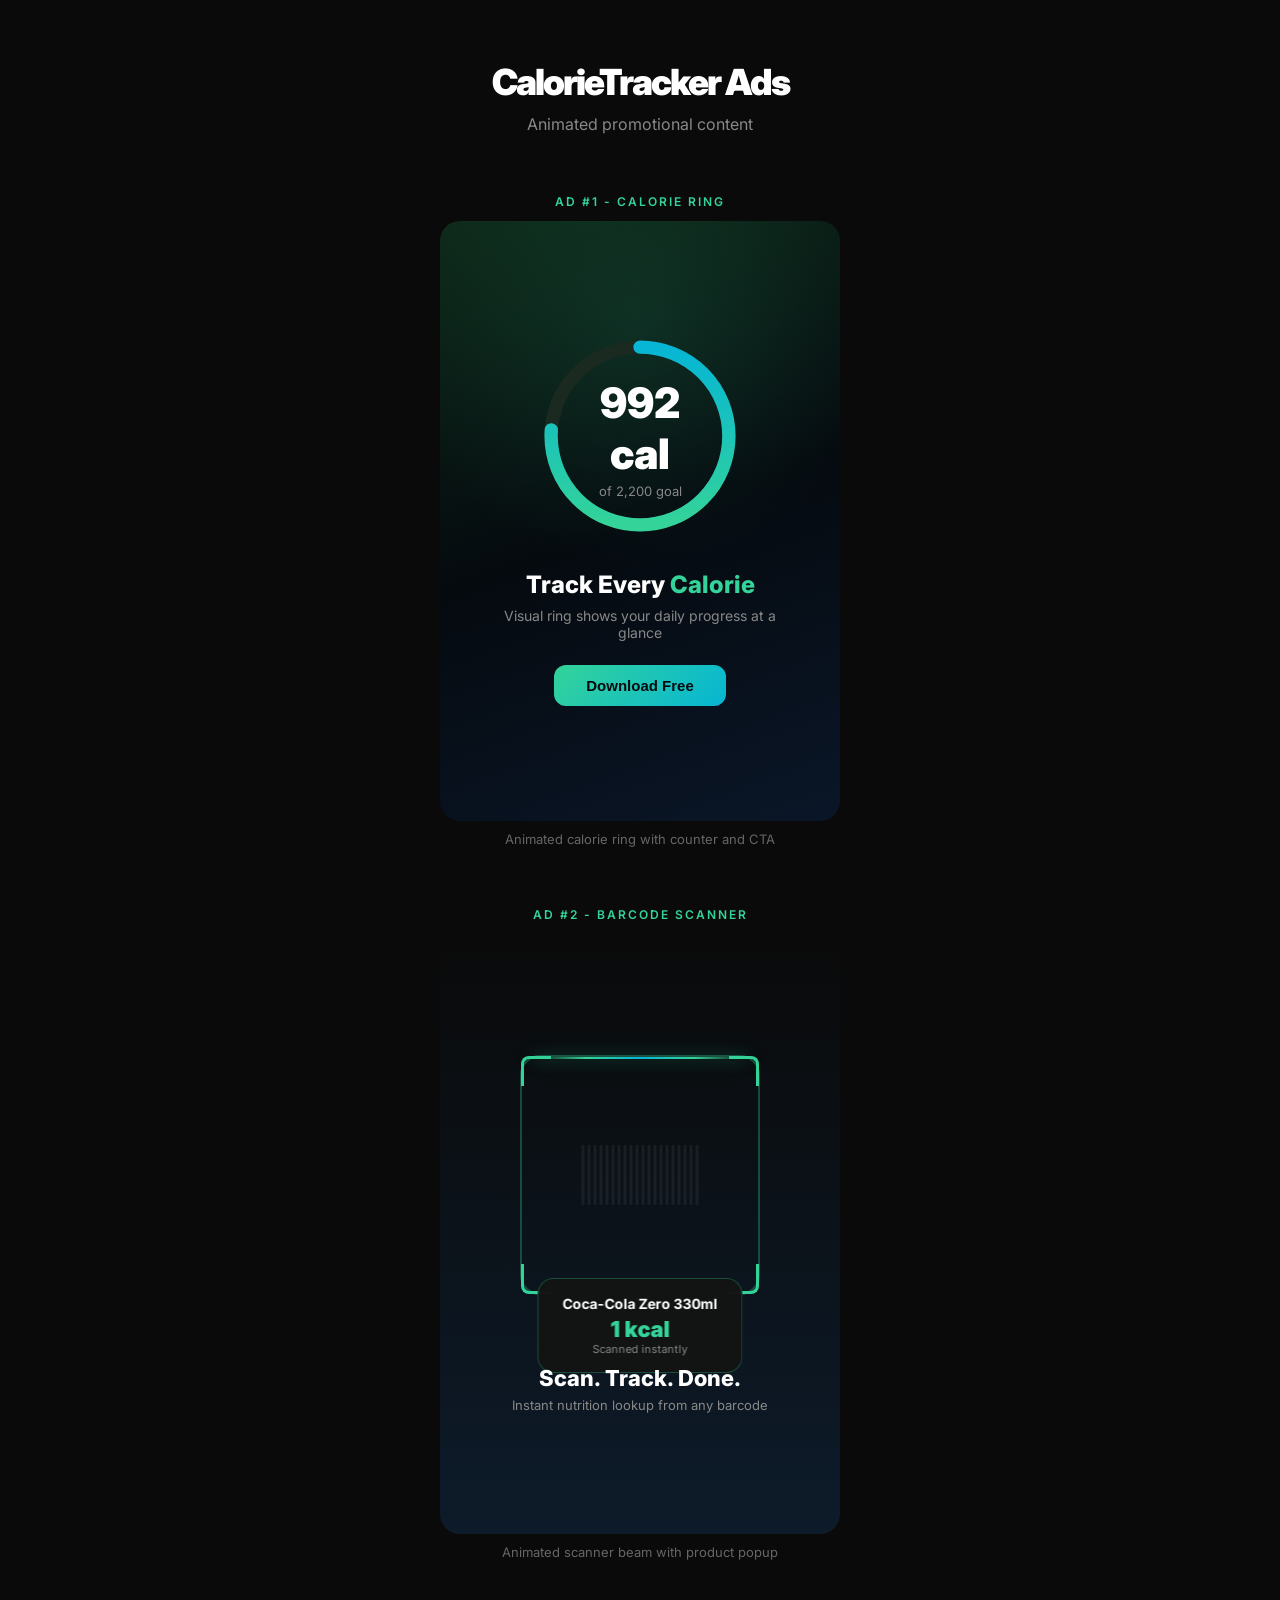
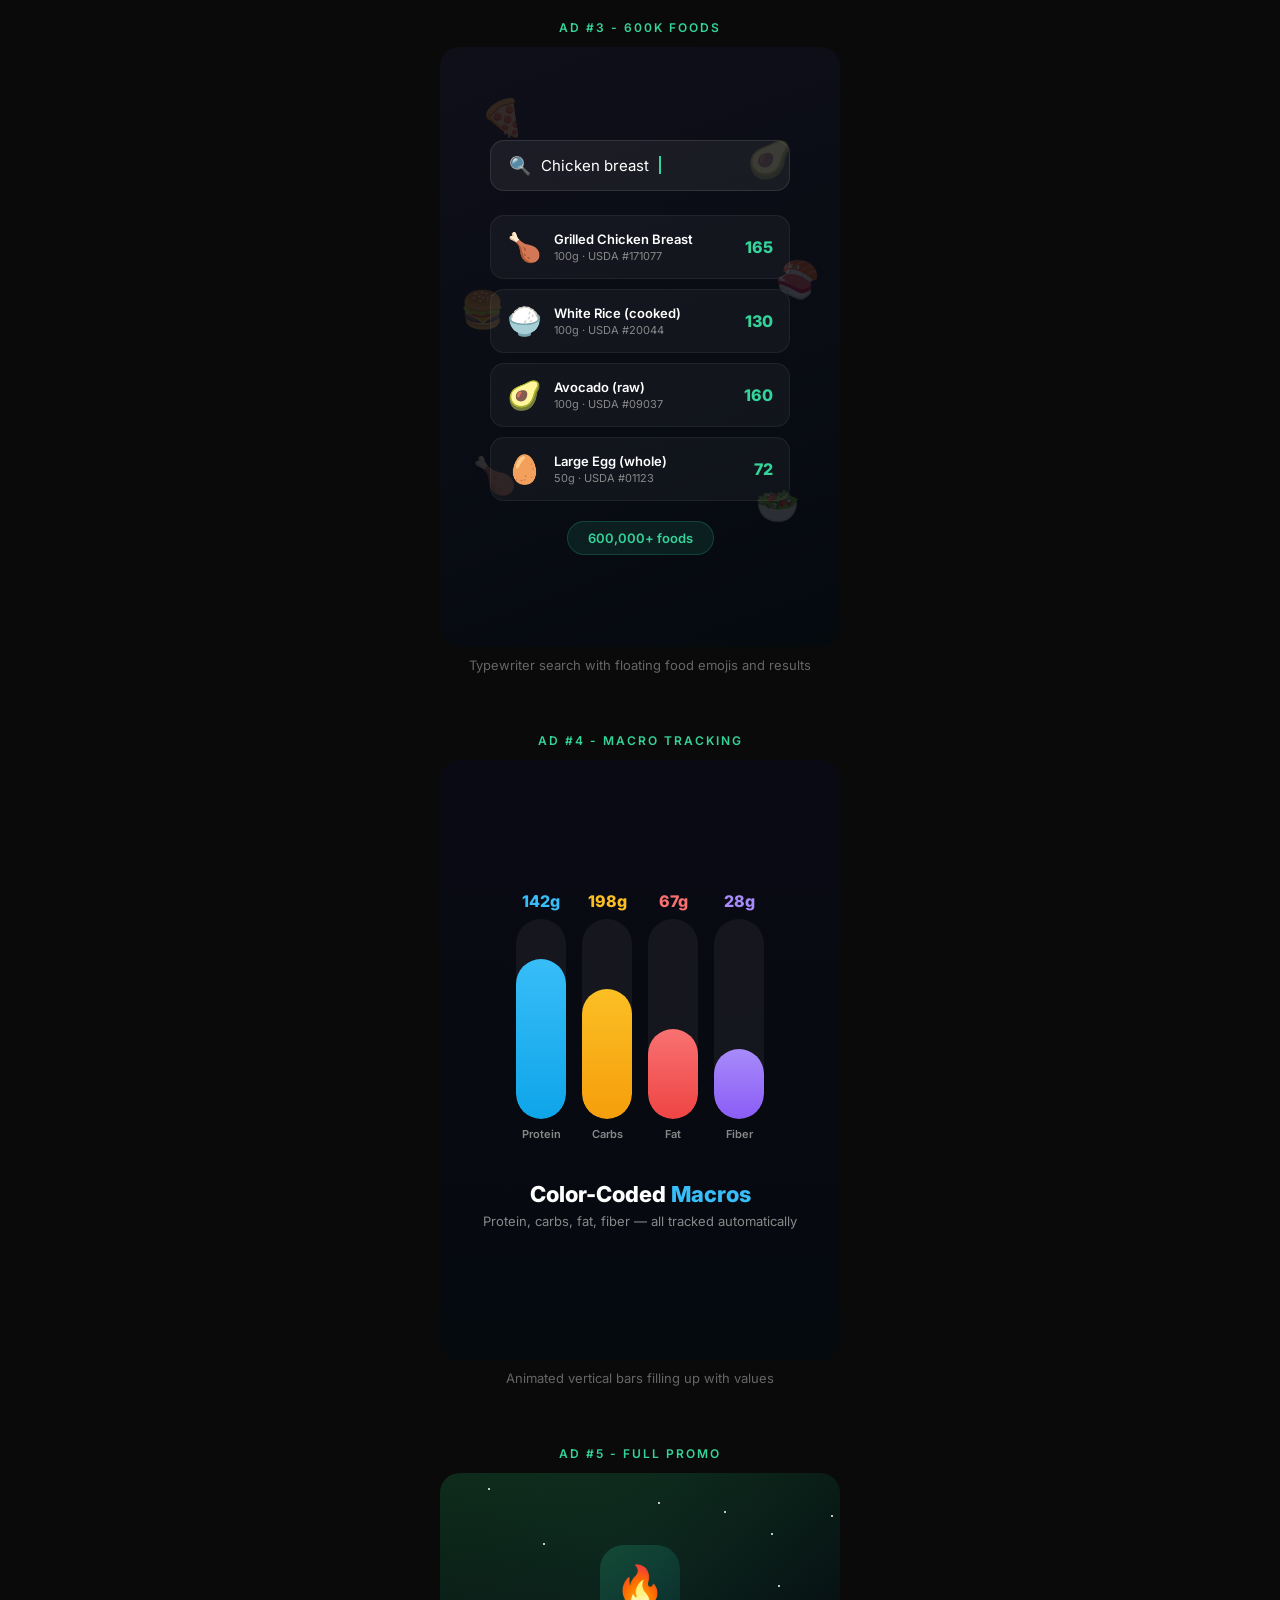
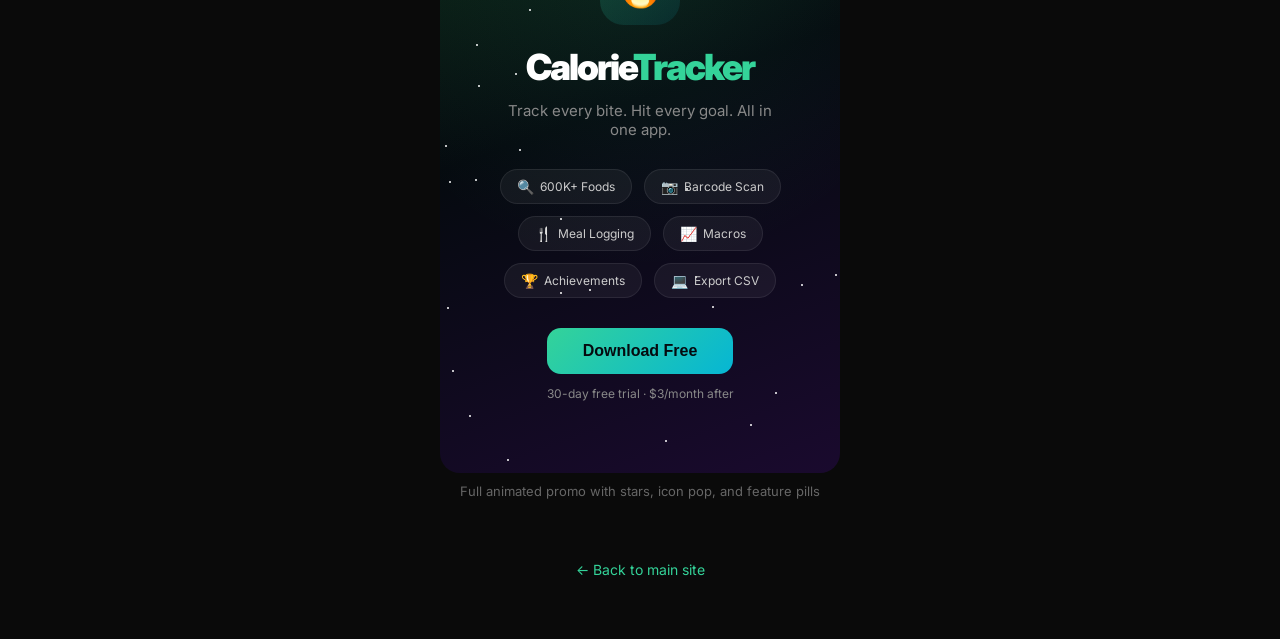
<file: ads.html>
<!DOCTYPE html>
<html lang="en">
<head>
  <meta charset="UTF-8">
  <meta name="viewport" content="width=device-width, initial-scale=1.0">
  <title>CalorieTracker - Animated Ads</title>
  <link href="https://fonts.googleapis.com/css2?family=Inter:wght@300;400;500;600;700;800;900&display=swap" rel="stylesheet">
  <style>
    *, *::before, *::after { margin: 0; padding: 0; box-sizing: border-box; }
    body { font-family: 'Inter', sans-serif; background: #0a0a0a; color: #fff; }

    .ad-container { width: 100%; max-width: 400px; margin: 0 auto; }

    /* ============ AD 1: CALORIE RING ============ */
    .ad1 {
      width: 100%; height: 600px; background: linear-gradient(160deg, #0d2818 0%, #050A0F 50%, #0a1628 100%);
      display: flex; flex-direction: column; align-items: center; justify-content: center;
      position: relative; overflow: hidden; border-radius: 20px;
    }
    .ad1::before {
      content: ''; position: absolute; top: -150px; left: 50%; transform: translateX(-50%);
      width: 500px; height: 500px; background: radial-gradient(circle, rgba(52,211,153,0.12) 0%, transparent 70%);
      animation: ad1-pulse 3s ease-in-out infinite;
    }
    @keyframes ad1-pulse { 0%, 100% { transform: translateX(-50%) scale(1); opacity: 0.6; } 50% { transform: translateX(-50%) scale(1.1); opacity: 1; } }

    .ring-container { position: relative; margin-bottom: 30px; }
    .ring-svg { width: 200px; height: 200px; transform: rotate(-90deg); }
    .ring-bg { fill: none; stroke: #1a2a20; stroke-width: 12; }
    .ring-progress {
      fill: none; stroke: url(#ringGrad); stroke-width: 12; stroke-linecap: round;
      stroke-dasharray: 502; stroke-dashoffset: 502;
      animation: ring-fill 2s ease-out 0.5s forwards;
    }
    @keyframes ring-fill { to { stroke-dashoffset: 120; } }
    .ring-inner {
      position: absolute; top: 50%; left: 50%; transform: translate(-50%, -50%);
      text-align: center;
    }
    .ring-cal { font-size: 42px; font-weight: 900; }
    .ring-cal .count { display: inline-block; }
    .ring-cal .count { animation: count-up 2s ease-out 0.5s both; }
    @keyframes count-up { from { opacity: 0; transform: translateY(10px); } to { opacity: 1; transform: translateY(0); } }
    .ring-sub { font-size: 13px; color: #888; margin-top: 4px; }

    .ad1-text {
      text-align: center; opacity: 0; animation: fadeUp 0.8s ease-out 2.5s forwards;
    }
    .ad1-text h2 { font-size: 24px; font-weight: 800; margin-bottom: 8px; }
    .ad1-text p { font-size: 14px; color: #888; max-width: 280px; }
    .ad1-text .highlight { color: #34D399; }
    .ad1-cta {
      margin-top: 24px; padding: 12px 32px; background: linear-gradient(135deg, #34D399, #06B6D4);
      color: #050A0F; font-weight: 700; font-size: 15px; border: none; border-radius: 12px;
      cursor: pointer; opacity: 0; animation: fadeUp 0.8s ease-out 3s forwards;
      transition: transform 0.2s, box-shadow 0.2s;
    }
    .ad1-cta:hover { transform: scale(1.05); box-shadow: 0 8px 30px rgba(52,211,153,0.4); }

    /* ============ AD 2: BARCODE SCANNER ============ */
    .ad2 {
      width: 100%; height: 600px; background: linear-gradient(180deg, #0a0a0a 0%, #0d1b2a 100%);
      display: flex; flex-direction: column; align-items: center; justify-content: center;
      position: relative; overflow: hidden; border-radius: 20px;
    }
    .scanner-frame {
      width: 240px; height: 240px; border: 2px solid rgba(52,211,153,0.3); border-radius: 20px;
      position: relative; margin-bottom: 30px;
    }
    .scanner-corner { position: absolute; width: 30px; height: 30px; border-color: #34D399; border-style: solid; border-width: 0; }
    .scanner-corner.tl { top: -1px; left: -1px; border-top-width: 3px; border-left-width: 3px; border-radius: 8px 0 0 0; }
    .scanner-corner.tr { top: -1px; right: -1px; border-top-width: 3px; border-right-width: 3px; border-radius: 0 8px 0 0; }
    .scanner-corner.bl { bottom: -1px; left: -1px; border-bottom-width: 3px; border-left-width: 3px; border-radius: 0 0 0 8px; }
    .scanner-corner.br { bottom: -1px; right: -1px; border-bottom-width: 3px; border-right-width: 3px; border-radius: 0 0 8px 0; }

    .scan-line {
      position: absolute; top: 0; left: 10px; right: 10px; height: 2px;
      background: linear-gradient(90deg, transparent, #34D399, #06B6D4, #34D399, transparent);
      box-shadow: 0 0 15px rgba(52,211,153,0.6), 0 0 30px rgba(52,211,153,0.3);
      animation: scan 2s ease-in-out infinite;
    }
    @keyframes scan { 0% { top: 5px; } 50% { top: calc(100% - 7px); } 100% { top: 5px; } }

    .barcode-lines {
      position: absolute; top: 50%; left: 50%; transform: translate(-50%, -50%);
      display: flex; gap: 3px; opacity: 0.2;
    }
    .barcode-lines span {
      width: 3px; background: #fff; border-radius: 1px;
      animation: barcode-fade 1s ease-out forwards;
    }
    @keyframes barcode-fade { from { opacity: 0; height: 0; } to { opacity: 0.3; height: 60px; } }

    .product-popup {
      position: absolute; bottom: -80px; left: 50%; transform: translateX(-50%);
      background: rgba(20,20,20,0.95); border: 1px solid rgba(52,211,153,0.3);
      border-radius: 16px; padding: 16px 24px; text-align: center;
      backdrop-filter: blur(20px); white-space: nowrap;
      animation: popup-in 0.5s ease-out 2s both;
    }
    @keyframes popup-in { from { opacity: 0; transform: translateX(-50%) translateY(20px) scale(0.9); } to { opacity: 1; transform: translateX(-50%) translateY(0) scale(1); } }
    .product-popup .product-name { font-size: 14px; font-weight: 700; margin-bottom: 4px; }
    .product-popup .product-cal { font-size: 22px; font-weight: 900; color: #34D399; }
    .product-popup .product-label { font-size: 11px; color: #888; }

    .ad2-text { text-align: center; margin-top: 40px; opacity: 0; animation: fadeUp 0.8s ease-out 2.8s forwards; }
    .ad2-text h2 { font-size: 22px; font-weight: 800; margin-bottom: 6px; }
    .ad2-text p { font-size: 13px; color: #888; }

    /* ============ AD 3: FOOD SEARCH ============ */
    .ad3 {
      width: 100%; height: 600px; background: linear-gradient(160deg, #0f0f1a 0%, #050A0F 100%);
      display: flex; flex-direction: column; align-items: center; justify-content: center;
      position: relative; overflow: hidden; border-radius: 20px; padding: 30px;
    }
    .search-bar-anim {
      width: 100%; max-width: 300px; background: rgba(255,255,255,0.06);
      border: 1px solid rgba(255,255,255,0.1); border-radius: 14px;
      padding: 14px 18px; display: flex; align-items: center; gap: 10px;
      margin-bottom: 24px; position: relative; z-index: 2;
    }
    .search-icon { color: #34D399; font-size: 18px; flex-shrink: 0; }
    .search-text {
      font-size: 15px; color: #fff; border: none; background: none; outline: none;
      font-family: 'Inter', sans-serif;
    }
    .search-cursor {
      display: inline-block; width: 2px; height: 18px; background: #34D399;
      animation: blink 1s step-end infinite; vertical-align: middle;
    }
    @keyframes blink { 50% { opacity: 0; } }

    .food-float {
      position: absolute; font-size: 36px; opacity: 0;
      animation: float-in 1s ease-out forwards;
    }
    @keyframes float-in { from { opacity: 0; transform: translateY(30px) scale(0.5); } to { opacity: 0.15; transform: translateY(0) scale(1); } }

    .search-results-anim {
      width: 100%; max-width: 300px; display: flex; flex-direction: column; gap: 10px;
    }
    .result-item {
      background: rgba(255,255,255,0.04); border: 1px solid rgba(255,255,255,0.06);
      border-radius: 14px; padding: 14px 16px; display: flex; align-items: center; gap: 12px;
      opacity: 0; animation: result-slide 0.5s ease-out forwards;
    }
    .result-item:nth-child(1) { animation-delay: 2.5s; }
    .result-item:nth-child(2) { animation-delay: 3s; }
    .result-item:nth-child(3) { animation-delay: 3.5s; }
    .result-item:nth-child(4) { animation-delay: 4s; }
    @keyframes result-slide { from { opacity: 0; transform: translateX(-20px); } to { opacity: 1; transform: translateX(0); } }
    .result-icon { font-size: 28px; }
    .result-info { flex: 1; }
    .result-name { font-size: 13px; font-weight: 600; }
    .result-detail { font-size: 11px; color: #888; margin-top: 2px; }
    .result-cal { font-size: 16px; font-weight: 800; color: #34D399; }

    .ad3-badge {
      margin-top: 20px; padding: 8px 20px; background: rgba(52,211,153,0.1);
      border: 1px solid rgba(52,211,153,0.2); border-radius: 100px;
      font-size: 13px; font-weight: 600; color: #34D399; opacity: 0;
      animation: fadeUp 0.6s ease-out 4.5s forwards;
    }

    /* ============ AD 4: MACROS ============ */
    .ad4 {
      width: 100%; height: 600px; background: linear-gradient(180deg, #0a0a14 0%, #050A0F 100%);
      display: flex; flex-direction: column; align-items: center; justify-content: center;
      position: relative; overflow: hidden; border-radius: 20px;
    }
    .macro-bars { display: flex; gap: 16px; margin-bottom: 40px; }
    .macro-col { display: flex; flex-direction: column; align-items: center; gap: 8px; }
    .macro-bar-track {
      width: 50px; height: 200px; background: rgba(255,255,255,0.05);
      border-radius: 25px; overflow: hidden; position: relative;
    }
    .macro-bar-fill {
      position: absolute; bottom: 0; left: 0; right: 0; border-radius: 25px;
      transform-origin: bottom; animation: bar-grow 1.5s ease-out forwards;
    }
    @keyframes bar-grow { from { transform: scaleY(0); } to { transform: scaleY(1); } }
    .macro-bar-fill.protein { background: linear-gradient(0deg, #0ea5e9, #38bdf8); height: 80%; animation-delay: 0.3s; }
    .macro-bar-fill.carbs { background: linear-gradient(0deg, #f59e0b, #fbbf24); height: 65%; animation-delay: 0.6s; }
    .macro-bar-fill.fat { background: linear-gradient(0deg, #ef4444, #f87171); height: 45%; animation-delay: 0.9s; }
    .macro-bar-fill.fiber { background: linear-gradient(0deg, #8b5cf6, #a78bfa); height: 35%; animation-delay: 1.2s; }
    .macro-label { font-size: 11px; color: #888; font-weight: 600; }
    .macro-val { font-size: 16px; font-weight: 800; opacity: 0; animation: count-up 0.5s ease-out forwards; }
    .macro-val:nth-child(1) { animation-delay: 1.5s; }
    .macro-val:nth-child(2) { animation-delay: 1.8s; }
    .macro-val:nth-child(3) { animation-delay: 2.1s; }
    .macro-val:nth-child(4) { animation-delay: 2.4s; }
    .macro-val.p-color { color: #38bdf8; }
    .macro-val.c-color { color: #fbbf24; }
    .macro-val.f-color { color: #f87171; }
    .macro-val.fi-color { color: #a78bfa; }

    .ad4-text { text-align: center; opacity: 0; animation: fadeUp 0.8s ease-out 2.8s forwards; }
    .ad4-text h2 { font-size: 22px; font-weight: 800; margin-bottom: 6px; }
    .ad4-text p { font-size: 13px; color: #888; }

    /* ============ AD 5: FULL PROMO ============ */
    .ad5 {
      width: 100%; height: 600px; background: linear-gradient(160deg, #0d2818 0%, #050A0F 40%, #1a0a2e 100%);
      display: flex; flex-direction: column; align-items: center; justify-content: center;
      position: relative; overflow: hidden; border-radius: 20px;
    }
    .ad5::before {
      content: ''; position: absolute; top: -200px; left: 50%; transform: translateX(-50%);
      width: 600px; height: 600px; background: radial-gradient(circle, rgba(52,211,153,0.08) 0%, transparent 70%);
    }
    .ad5-icon {
      width: 80px; height: 80px; background: linear-gradient(135deg, rgba(52,211,153,0.2), rgba(6,182,212,0.1));
      border-radius: 24px; display: flex; align-items: center; justify-content: center;
      font-size: 40px; margin-bottom: 20px; opacity: 0;
      animation: icon-pop 0.6s cubic-bezier(0.175, 0.885, 0.32, 1.275) 0.3s forwards;
    }
    @keyframes icon-pop { from { opacity: 0; transform: scale(0.3) rotate(-10deg); } to { opacity: 1; transform: scale(1) rotate(0deg); } }

    .ad5-title {
      font-size: 36px; font-weight: 900; text-align: center; letter-spacing: -2px;
      opacity: 0; animation: fadeUp 0.8s ease-out 0.8s forwards;
    }
    .ad5-title .green { color: #34D399; }
    .ad5-sub {
      font-size: 15px; color: #888; text-align: center; max-width: 280px;
      margin: 12px 0 30px; opacity: 0; animation: fadeUp 0.8s ease-out 1.2s forwards;
    }

    .features-row {
      display: flex; gap: 12px; flex-wrap: wrap; justify-content: center; max-width: 340px;
      margin-bottom: 30px;
    }
    .feat-pill {
      padding: 8px 16px; background: rgba(255,255,255,0.05); border: 1px solid rgba(255,255,255,0.08);
      border-radius: 100px; font-size: 12px; color: #ccc; display: flex; align-items: center; gap: 6px;
      opacity: 0; animation: pill-in 0.5s ease-out forwards;
    }
    .feat-pill:nth-child(1) { animation-delay: 1.6s; }
    .feat-pill:nth-child(2) { animation-delay: 1.8s; }
    .feat-pill:nth-child(3) { animation-delay: 2.0s; }
    .feat-pill:nth-child(4) { animation-delay: 2.2s; }
    .feat-pill:nth-child(5) { animation-delay: 2.4s; }
    .feat-pill:nth-child(6) { animation-delay: 2.6s; }
    @keyframes pill-in { from { opacity: 0; transform: translateY(10px) scale(0.9); } to { opacity: 1; transform: translateY(0) scale(1); } }
    .feat-pill .fp-icon { font-size: 14px; }

    .ad5-cta {
      display: flex; flex-direction: column; align-items: center; gap: 12px;
      opacity: 0; animation: fadeUp 0.8s ease-out 3s forwards;
    }
    .ad5-btn {
      padding: 14px 36px; background: linear-gradient(135deg, #34D399, #06B6D4);
      color: #050A0F; font-weight: 800; font-size: 16px; border: none; border-radius: 14px;
      cursor: pointer; transition: transform 0.2s, box-shadow 0.2s;
    }
    .ad5-btn:hover { transform: scale(1.05); box-shadow: 0 10px 40px rgba(52,211,153,0.4); }
    .ad5-price { font-size: 12px; color: #888; }

    .stars { position: absolute; width: 100%; height: 100%; top: 0; left: 0; pointer-events: none; }
    .star {
      position: absolute; width: 2px; height: 2px; background: #fff; border-radius: 50%;
      animation: twinkle 3s ease-in-out infinite;
    }
    @keyframes twinkle { 0%, 100% { opacity: 0.1; } 50% { opacity: 0.8; } }

    @keyframes fadeUp { from { opacity: 0; transform: translateY(20px); } to { opacity: 1; transform: translateY(0); } }

    /* Page layout */
    .page-header {
      text-align: center; padding: 60px 20px 40px;
    }
    .page-header h1 { font-size: 36px; font-weight: 900; letter-spacing: -2px; margin-bottom: 10px; }
    .page-header p { color: #888; font-size: 16px; }
    .ads-grid {
      display: flex; flex-direction: column; gap: 60px; align-items: center; padding: 20px;
    }
    .ad-wrapper { width: 100%; max-width: 400px; }
    .ad-label {
      font-size: 12px; font-weight: 600; text-transform: uppercase; letter-spacing: 2px;
      color: #34D399; margin-bottom: 12px; text-align: center;
    }
    .ad-desc { font-size: 13px; color: #666; text-align: center; margin-top: 10px; }
  </style>
</head>
<body>

  <div class="page-header">
    <h1>CalorieTracker Ads</h1>
    <p>Animated promotional content</p>
  </div>

  <div class="ads-grid">

    <!-- AD 1: Calorie Ring -->
    <div class="ad-wrapper">
      <div class="ad-label">Ad #1 - Calorie Ring</div>
      <div class="ad1 ad-container">
        <div class="ring-container">
          <svg class="ring-svg" viewBox="0 0 180 180">
            <defs>
              <linearGradient id="ringGrad" x1="0%" y1="0%" x2="100%" y2="0%">
                <stop offset="0%" style="stop-color:#34D399"/>
                <stop offset="100%" style="stop-color:#06B6D4"/>
              </linearGradient>
            </defs>
            <circle class="ring-bg" cx="90" cy="90" r="80"/>
            <circle class="ring-progress" cx="90" cy="90" r="80"/>
          </svg>
          <div class="ring-inner">
            <div class="ring-cal">
              <span class="count" id="cal-count">0</span>
              <span class="count"> cal</span>
            </div>
            <div class="ring-sub">of 2,200 goal</div>
          </div>
        </div>
        <div class="ad1-text">
          <h2>Track Every <span class="highlight">Calorie</span></h2>
          <p>Visual ring shows your daily progress at a glance</p>
        </div>
        <button class="ad1-cta" onclick="window.open('CalorieTracker.apk','_blank')">Download Free</button>
      </div>
      <div class="ad-desc">Animated calorie ring with counter and CTA</div>
    </div>

    <!-- AD 2: Barcode Scanner -->
    <div class="ad-wrapper">
      <div class="ad-label">Ad #2 - Barcode Scanner</div>
      <div class="ad2 ad-container">
        <div class="scanner-frame">
          <div class="scanner-corner tl"></div>
          <div class="scanner-corner tr"></div>
          <div class="scanner-corner bl"></div>
          <div class="scanner-corner br"></div>
          <div class="scan-line"></div>
          <div class="barcode-lines" id="barcode-lines"></div>
          <div class="product-popup">
            <div class="product-name">Coca-Cola Zero 330ml</div>
            <div class="product-cal">1 kcal</div>
            <div class="product-label">Scanned instantly</div>
          </div>
        </div>
        <div class="ad2-text">
          <h2>Scan. Track. Done.</h2>
          <p>Instant nutrition lookup from any barcode</p>
        </div>
      </div>
      <div class="ad-desc">Animated scanner beam with product popup</div>
    </div>

    <!-- AD 3: Food Search -->
    <div class="ad-wrapper">
      <div class="ad-label">Ad #3 - 600K Foods</div>
      <div class="ad3 ad-container">
        <div class="food-float" style="top: 8%; left: 10%; animation-delay: 0.2s;">🍕</div>
        <div class="food-float" style="top: 15%; right: 12%; animation-delay: 0.5s;">🥑</div>
        <div class="food-float" style="bottom: 25%; left: 8%; animation-delay: 0.8s;">🍗</div>
        <div class="food-float" style="bottom: 20%; right: 10%; animation-delay: 1.1s;">🥗</div>
        <div class="food-float" style="top: 40%; left: 5%; animation-delay: 1.4s;">🍔</div>
        <div class="food-float" style="top: 35%; right: 5%; animation-delay: 1.7s;">🍣</div>

        <div class="search-bar-anim">
          <span class="search-icon">&#128269;</span>
          <span class="search-text" id="search-typed"></span>
          <span class="search-cursor"></span>
        </div>

        <div class="search-results-anim">
          <div class="result-item">
            <span class="result-icon">🍗</span>
            <div class="result-info">
              <div class="result-name">Grilled Chicken Breast</div>
              <div class="result-detail">100g &middot; USDA #171077</div>
            </div>
            <div class="result-cal">165</div>
          </div>
          <div class="result-item">
            <span class="result-icon">🍚</span>
            <div class="result-info">
              <div class="result-name">White Rice (cooked)</div>
              <div class="result-detail">100g &middot; USDA #20044</div>
            </div>
            <div class="result-cal">130</div>
          </div>
          <div class="result-item">
            <span class="result-icon">🥑</span>
            <div class="result-info">
              <div class="result-name">Avocado (raw)</div>
              <div class="result-detail">100g &middot; USDA #09037</div>
            </div>
            <div class="result-cal">160</div>
          </div>
          <div class="result-item">
            <span class="result-icon">🥚</span>
            <div class="result-info">
              <div class="result-name">Large Egg (whole)</div>
              <div class="result-detail">50g &middot; USDA #01123</div>
            </div>
            <div class="result-cal">72</div>
          </div>
        </div>
        <div class="ad3-badge">600,000+ foods</div>
      </div>
      <div class="ad-desc">Typewriter search with floating food emojis and results</div>
    </div>

    <!-- AD 4: Macro Tracking -->
    <div class="ad-wrapper">
      <div class="ad-label">Ad #4 - Macro Tracking</div>
      <div class="ad4 ad-container">
        <div class="macro-bars">
          <div class="macro-col">
            <div class="macro-val p-color">142g</div>
            <div class="macro-bar-track">
              <div class="macro-bar-fill protein"></div>
            </div>
            <div class="macro-label">Protein</div>
          </div>
          <div class="macro-col">
            <div class="macro-val c-color">198g</div>
            <div class="macro-bar-track">
              <div class="macro-bar-fill carbs"></div>
            </div>
            <div class="macro-label">Carbs</div>
          </div>
          <div class="macro-col">
            <div class="macro-val f-color">67g</div>
            <div class="macro-bar-track">
              <div class="macro-bar-fill fat"></div>
            </div>
            <div class="macro-label">Fat</div>
          </div>
          <div class="macro-col">
            <div class="macro-val fi-color">28g</div>
            <div class="macro-bar-track">
              <div class="macro-bar-fill fiber"></div>
            </div>
            <div class="macro-label">Fiber</div>
          </div>
        </div>
        <div class="ad4-text">
          <h2>Color-Coded <span style="color:#38bdf8">Macros</span></h2>
          <p>Protein, carbs, fat, fiber — all tracked automatically</p>
        </div>
      </div>
      <div class="ad-desc">Animated vertical bars filling up with values</div>
    </div>

    <!-- AD 5: Full App Promo -->
    <div class="ad-wrapper">
      <div class="ad-label">Ad #5 - Full Promo</div>
      <div class="ad5 ad-container">
        <div class="stars" id="stars"></div>
        <div class="ad5-icon">&#128293;</div>
        <div class="ad5-title">Calorie<span class="green">Tracker</span></div>
        <div class="ad5-sub">Track every bite. Hit every goal. All in one app.</div>
        <div class="features-row">
          <div class="feat-pill"><span class="fp-icon">&#128269;</span> 600K+ Foods</div>
          <div class="feat-pill"><span class="fp-icon">&#128247;</span> Barcode Scan</div>
          <div class="feat-pill"><span class="fp-icon">&#127860;</span> Meal Logging</div>
          <div class="feat-pill"><span class="fp-icon">&#128200;</span> Macros</div>
          <div class="feat-pill"><span class="fp-icon">&#127942;</span> Achievements</div>
          <div class="feat-pill"><span class="fp-icon">&#128187;</span> Export CSV</div>
        </div>
        <div class="ad5-cta">
          <button class="ad5-btn" onclick="window.open('CalorieTracker.apk','_blank')">Download Free</button>
          <div class="ad5-price">30-day free trial &middot; $3/month after</div>
        </div>
      </div>
      <div class="ad-desc">Full animated promo with stars, icon pop, and feature pills</div>
    </div>

  </div>

  <div style="text-align: center; padding: 40px 20px 60px;">
    <a href="index.html" style="color: #34D399; text-decoration: none; font-size: 14px;">&larr; Back to main site</a>
  </div>

  <script>
    // Calorie counter animation
    const calEl = document.getElementById('cal-count');
    let calTarget = 1847;
    let calCurrent = 0;
    setTimeout(() => {
      const interval = setInterval(() => {
        calCurrent += Math.ceil(calTarget / 60);
        if (calCurrent >= calTarget) { calCurrent = calTarget; clearInterval(interval); }
        calEl.textContent = calCurrent.toLocaleString();
      }, 30);
    }, 800);

    // Barcode lines
    const barcodeContainer = document.getElementById('barcode-lines');
    for (let i = 0; i < 20; i++) {
      const bar = document.createElement('span');
      bar.style.animationDelay = (i * 0.05) + 's';
      bar.style.height = (Math.random() * 30 + 30) + 'px';
      barcodeContainer.appendChild(bar);
    }

    // Typewriter search
    const searchEl = document.getElementById('search-typed');
    const searchTexts = ['Chicken breast', 'Avocado', 'Brown rice'];
    let textIdx = 0, charIdx = 0, deleting = false;
    setTimeout(() => {
      setInterval(() => {
        if (!deleting) {
          searchEl.textContent = searchTexts[textIdx].substring(0, charIdx + 1);
          charIdx++;
          if (charIdx === searchTexts[textIdx].length) {
            setTimeout(() => { deleting = true; }, 1500);
          }
        } else {
          searchEl.textContent = searchTexts[textIdx].substring(0, charIdx);
          charIdx--;
          if (charIdx === 0) {
            deleting = false;
            textIdx = (textIdx + 1) % searchTexts.length;
          }
        }
      }, 80);
    }, 500);

    // Stars for ad5
    const starsContainer = document.getElementById('stars');
    for (let i = 0; i < 30; i++) {
      const star = document.createElement('div');
      star.className = 'star';
      star.style.left = Math.random() * 100 + '%';
      star.style.top = Math.random() * 100 + '%';
      star.style.animationDelay = Math.random() * 3 + 's';
      star.style.animationDuration = (Math.random() * 3 + 2) + 's';
      starsContainer.appendChild(star);
    }
  </script>
</body>
</html>
</file>
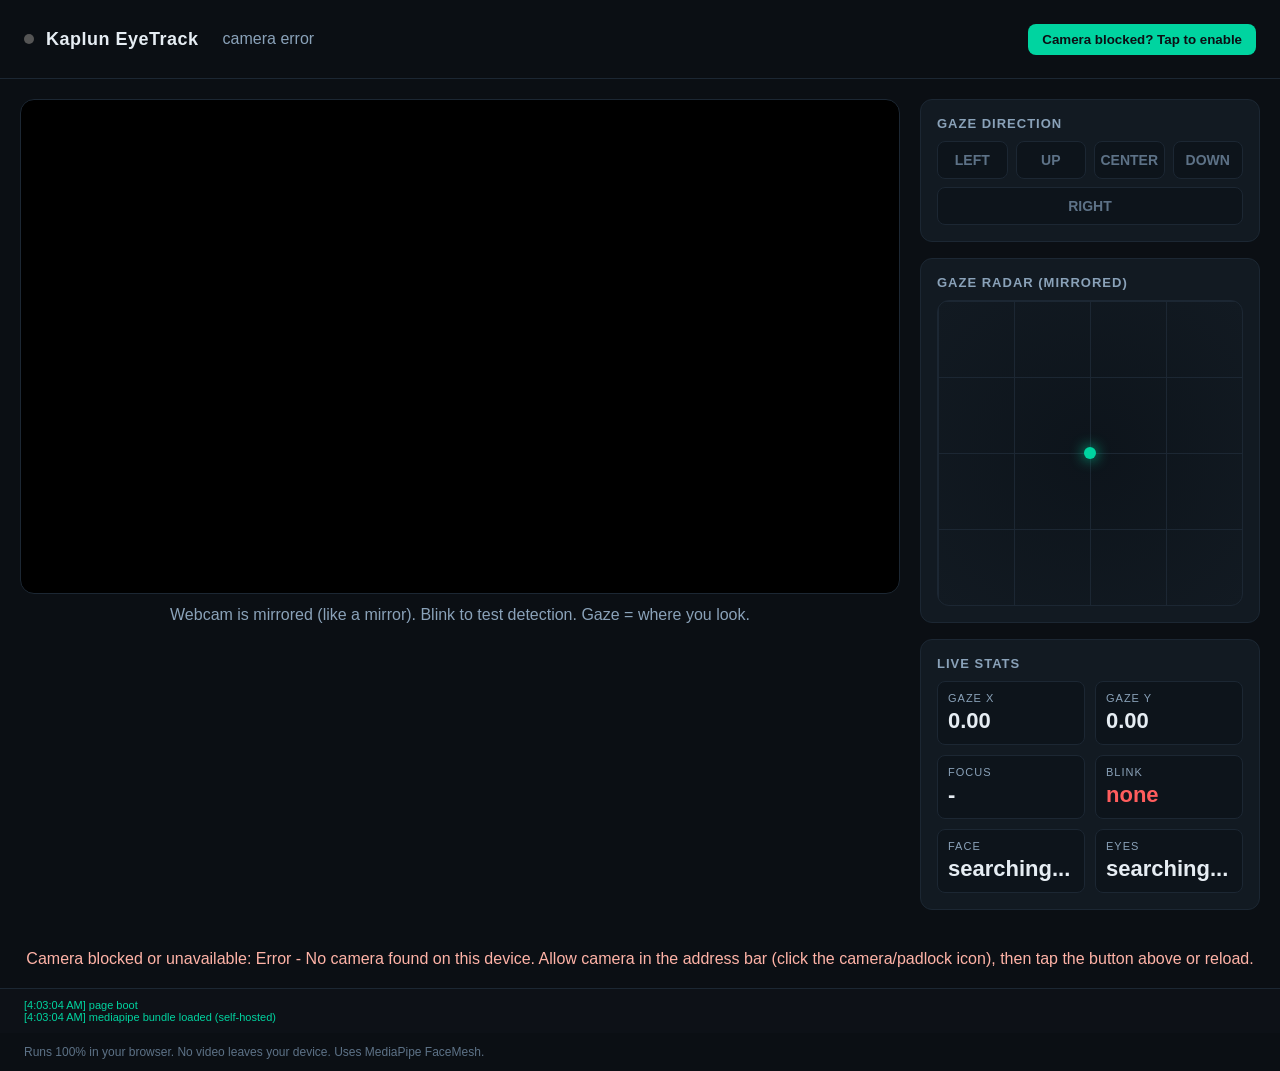
<file: eyetrack.html>
﻿<!DOCTYPE html>
<html lang="en">
<head>
<meta charset="UTF-8">
<meta name="viewport" content="width=device-width, initial-scale=1.0">
<title>Kaplun EyeTrack - Webcam Eye Tracking</title>
<style>
  :root { --accent: #00d4a0; --bg: #0b0f14; }
  * { margin: 0; padding: 0; box-sizing: border-box; font-family: -apple-system, "Segoe UI", Roboto, sans-serif; }
  body { background: var(--bg); color: #e6edf3; min-height: 100vh; }
  header { padding: 18px 24px; border-bottom: 1px solid #1c2733; display: flex; align-items: center; gap: 12px; }
  header h1 { font-size: 18px; letter-spacing: .5px; }
  header .dot { width: 10px; height: 10px; border-radius: 50%; background: #555; transition: background .2s; }
  header .dot.live { background: var(--accent); box-shadow: 0 0 10px var(--accent); }
  main { display: flex; gap: 20px; padding: 20px; flex-wrap: wrap; }
  .stage { flex: 1 1 520px; min-width: 320px; }
  .video-wrap { position: relative; border-radius: 14px; overflow: hidden; background: #000; aspect-ratio: 16/9; border: 1px solid #1c2733; }
  video, canvas { position: absolute; inset: 0; width: 100%; height: 100%; }
  video { transform: scaleX(-1); object-fit: cover; }
  .hud { flex: 0 1 340px; display: flex; flex-direction: column; gap: 16px; }
  .card { background: #121a22; border: 1px solid #1c2733; border-radius: 12px; padding: 16px; }
  .card h2 { font-size: 13px; text-transform: uppercase; letter-spacing: 1px; color: #8aa2b9; margin-bottom: 10px; }
  .gaze-dir { display: flex; gap: 8px; flex-wrap: wrap; }
  .dir { flex: 1; min-width: 70px; text-align: center; padding: 10px 4px; border-radius: 8px; background: #0d141b; border: 1px solid #1c2733; font-weight: 700; color: #5d7287; font-size: 14px; }
  .dir.on { background: rgba(0,212,160,.15); border-color: var(--accent); color: var(--accent); box-shadow: 0 0 12px rgba(0,212,160,.25); }
  .radar { position: relative; width: 100%; aspect-ratio: 1; background:
      linear-gradient(#1c2733 1px, transparent 1px) 0 0/25% 25%,
      linear-gradient(90deg, #1c2733 1px, transparent 1px) 0 0/25% 25%,
      radial-gradient(circle at center, #0d141b 0%, #121a22 100%); border-radius: 12px; border: 1px solid #1c2733; }
  .ret { position: absolute; left: 50%; top: 50%; width: 12px; height: 12px; border-radius: 50%; background: var(--accent); transform: translate(-50%, -50%); box-shadow: 0 0 14px var(--accent); transition: left .08s linear, top .08s linear; }
  .stats { display: grid; grid-template-columns: 1fr 1fr; gap: 10px; }
  .stat { background: #0d141b; border: 1px solid #1c2733; border-radius: 8px; padding: 10px; }
  .stat .lbl { font-size: 11px; color: #8aa2b9; text-transform: uppercase; letter-spacing: 1px; }
  .stat .val { font-size: 22px; font-weight: 700; margin-top: 4px; font-variant-numeric: tabular-nums; }
  .stat .val.blink { color: #ff5d5d; }
  #msg { padding: 20px; text-align: center; color: #ffb3a7; display: none; }
  footer { padding: 12px 24px; color: #5d7287; font-size: 12px; }
  .perm { text-align: center; padding: 12px; color: #8aa2b9; }
</style>
</head>
<body>
<header>
  <span class="dot" id="statusDot"></span>
  <h1>Kaplun EyeTrack</h1>
  <span id="statusText" class="perm">waiting for camera...</span>
  <button id="enableBtn" style="margin-left:auto; padding:8px 14px; border-radius:8px; background:var(--accent); color:#0b0f14; font-weight:700; border:none; cursor:pointer; display:none;">Camera blocked? Tap to enable</button>
</header>

<main>
  <div class="stage">
    <div class="video-wrap">
      <video id="video" autoplay playsinline muted></video>
      <canvas id="overlay"></canvas>
    </div>
    <div class="perm">Webcam is mirrored (like a mirror). Blink to test detection. Gaze = where you look.</div>
  </div>

  <div class="hud">
    <div class="card">
      <h2>Gaze Direction</h2>
      <div class="gaze-dir" id="gazeDirs">
        <div class="dir" data-d="left">LEFT</div>
        <div class="dir" data-d="up">UP</div>
        <div class="dir" data-d="center">CENTER</div>
        <div class="dir" data-d="down">DOWN</div>
        <div class="dir" data-d="right">RIGHT</div>
      </div>
    </div>
    <div class="card">
      <h2>Gaze Radar (mirrored)</h2>
      <div class="radar"><div class="ret" id="ret"></div></div>
    </div>
    <div class="card">
      <h2>Live Stats</h2>
      <div class="stats">
        <div class="stat"><div class="lbl">Gaze X</div><div class="val" id="gx">0.00</div></div>
        <div class="stat"><div class="lbl">Gaze Y</div><div class="val" id="gy">0.00</div></div>
        <div class="stat"><div class="lbl">Focus</div><div class="val" id="focus">-</div></div>
        <div class="stat"><div class="lbl">Blink</div><div class="val blink" id="blink">none</div></div>
        <div class="stat"><div class="lbl">Face</div><div class="val" id="face">searching...</div></div>
        <div class="stat"><div class="lbl">Eyes</div><div class="val" id="eyes">searching...</div></div>
      </div>
    </div>
  </div>
</main>

<div id="msg"></div>
<div id="log" style="max-height:160px; overflow:auto; padding:10px 24px; font-family:monospace; font-size:11px; border-top:1px solid #1c2733; background:#0d1117;"></div>
<footer>Runs 100% in your browser. No video leaves your device. Uses MediaPipe FaceMesh.</footer>

<script>
window.__diag = function (msg, color) {
  var el = document.getElementById('log');
  if (!el) return;
  var d = document.createElement('div');
  d.textContent = '[' + new Date().toLocaleTimeString() + '] ' + msg;
  d.style.color = color || '#8aa2b9';
  el.appendChild(d);
  el.scrollTop = el.scrollHeight;
  if (el.childNodes.length > 40) el.removeChild(el.firstChild);
};
window.__diag('page boot', '#00d4a0');
</script>
<script>
(async () => {
  let FilesetResolver, FaceLandmarker;
  try {
    ({ FilesetResolver, FaceLandmarker } = await import('./assets/mediapipe/vision_bundle.mjs'));
    window.__diag('mediapipe bundle loaded (self-hosted)', '#00d4a0');
  } catch (e) {
    window.__diag('IMPORT FAILED: ' + e.name + ' ' + e.message, '#ff5d5d');
    document.getElementById('statusText').textContent = 'bundle import failed';
    return;
  }
  window.addEventListener('error', (e) => showErr('Error: ' + (e.message || e.type)));
  window.addEventListener('unhandledrejection', (e) => showErr('Error: ' + (e.reason && e.reason.message || e.reason)));
  const video = document.getElementById('video');
  const canvas = document.getElementById('overlay');
  const ctx = canvas.getContext('2d');
  const dots = { up: null, down: null, left: null, right: null, center: null };
  document.querySelectorAll('.dir').forEach(el => dots[el.dataset.d] = el);

  let smooth = { x: 0, y: 0 };
  let landmarker = null;
  let usingCPU = false;
  let frameCount = 0;

  function setStatus(text, live) {
    document.getElementById('statusText').textContent = text;
    document.getElementById('statusDot').classList.toggle('live', live);
  }
  function showErr(msg) {
    const el = document.getElementById('msg');
    el.style.display = 'block';
    el.textContent = msg;
    document.getElementById('enableBtn').style.display = 'inline-block';
  }

  // --- start camera FIRST (no model needed) ---
  async function startCamera() {
    setStatus('requesting camera...', false);
    document.getElementById('msg').style.display = 'none';
    document.getElementById('enableBtn').style.display = 'none';
    try {
      if (!navigator.mediaDevices || !navigator.mediaDevices.getUserMedia) {
        throw new Error('getUserMedia not supported in this browser / not a secure context (HTTPS)');
      }
      const devices = await navigator.mediaDevices.enumerateDevices();
      const cams = devices.filter(d => d.kind === 'videoinput');
      if (cams.length === 0) throw new Error('No camera found on this device');
      const stream = await navigator.mediaDevices.getUserMedia({
        video: { width: { ideal: 640 }, height: { ideal: 480 }, facingMode: 'user' },
        audio: false
      });
      video.srcObject = stream;
      await video.play();
      setStatus('camera OK - loading model...', true);
      return true;
    } catch (e) {
      showErr('Camera blocked or unavailable: ' + e.name + ' - ' + e.message +
        '. Allow camera in the address bar (click the camera/padlock icon), then tap the button above or reload.');
      setStatus('camera error', false);
      return false;
    }
  }
  const camOk = await startCamera();
  if (!camOk) return;

// --- load MediaPipe model ---
  try {
    window.__diag('loading wasm runtime...');
    const vision = await FilesetResolver.forVisionTasks('./assets/mediapipe/wasm');
    window.__diag('wasm runtime OK');
    landmarker = await FaceLandmarker.createFromOptions(vision, {
      baseOptions: {
        modelAssetPath: './assets/mediapipe/face_landmarker.task',
        delegate: 'GPU'
      },
      outputFaceBlendshapes: false,
      outputFacialTransformationMatrixes: false,
      numFaces: 1
    });
    window.__diag('face landmarker created (GPU)', '#00d4a0');
    setStatus('TRACKING', true);
  } catch (e) {
    window.__diag('MODEL/VISION INIT FAILED: ' + e.name + ' ' + e.message, '#ff5d5d');
    showErr('Model failed to load: ' + e.message);
    setStatus('model error', false);
  }

  // --- rendering loop ---
  function resizeCanvas() {
    const r = canvas.getBoundingClientRect();
    if (canvas.width !== Math.round(r.width) || canvas.height !== Math.round(r.height)) {
      canvas.width = r.width; canvas.height = r.height;
    }
  }

  async function loop() {
    resizeCanvas();
    ctx.clearRect(0, 0, canvas.width, canvas.height);
    ctx.save();
    ctx.scale(-1, 1); // mirror like the video
    ctx.translate(-canvas.width, 0);

    let gaze = null;
    if (!landmarker) { requestAnimationFrame(loop); return; }
let res;
    try {
      res = landmarker.detectForVideo(video, performance.now());
    } catch (err) {
      window.__diag('detect threw: ' + err.name + ' ' + err.message, '#ffd166');
      if (!usingCPU) {
        usingCPU = true;
        setStatus('GPU failed - switching to CPU...', false);
        try {
          const vision = await FilesetResolver.forVisionTasks('./assets/mediapipe/wasm');
          landmarker = await FaceLandmarker.createFromOptions(vision, {
            baseOptions: { modelAssetPath: './assets/mediapipe/face_landmarker.task', delegate: 'CPU' },
            outputFaceBlendshapes: false, outputFacialTransformationMatrixes: false, numFaces: 1
          });
          window.__diag('switched to CPU', '#00d4a0');
          setStatus('TRACKING (CPU)', true);
        } catch (e2) {
          window.__diag('CPU init failed: ' + e2.name + ' ' + e2.message, '#ff5d5d');
        }
      } else {
        showErr('Detection error: ' + err.message);
      }
      requestAnimationFrame(loop); return;
    }
    if (res.faceLandmarks && res.faceLandmarks.length > 0) {
      frameCount++;
      if (frameCount % 90 === 1) window.__diag('detect OK: face found (' + res.faceLandmarks[0].length + ' pts), frame ' + frameCount, '#00d4a0');
      const lm = res.faceLandmarks[0];
      // landmark indices (478-model): eyes + iris
      // right eye (subject): corners 33 & 133, iris 468; left eye: corners 362 & 263, iris 473
      const R = { c1: lm[33], c2: lm[133], iris: lm[468] };
      const L = { c1: lm[263], c2: lm[362], iris: lm[473] };
      // average of the 5 iris points for stability
      for (const idx of [469,470,471,472]) { R.iris.x += lm[idx].x / 5; R.iris.y += lm[idx].y / 5; }
      for (const idx of [474,475,476,477]) { L.iris.x += lm[idx].x / 5; L.iris.y += lm[idx].y / 5; }

      function eyeGaze(e) {
        const w = Math.abs(e.c2.x - e.c1.x) || 1e-6;
        const cx = (e.c1.x + e.c2.x) / 2, cy = (e.c1.y + e.c2.y) / 2;
        return { x: (e.iris.x - cx) / w, y: (e.iris.y - cy) / w };
      }
      const gR = eyeGaze(R), gL = eyeGaze(L);
      gaze = { x: (gR.x + gL.x) / 2, y: (gR.y + gL.y) / 2 };

      // blink (EAR): upper/lower lid distances vs eye width
      function realEAR(upper1, lower1, upper2, lower2, c1, c2) {
        const a = Math.hypot(lm[upper1].x - lm[lower1].x, lm[upper1].y - lm[lower1].y);
        const b = Math.hypot(lm[upper2].x - lm[lower2].x, lm[upper2].y - lm[lower2].y);
        const c = Math.hypot(lm[c1].x - lm[c2].x, lm[c1].y - lm[c2].y) || 1e-6;
        return (a + b) / (2 * c);
      }
      const earR = realEAR(159, 145, 158, 153, 33, 133);
      const earL = realEAR(386, 374, 385, 380, 362, 263);
      const earAvg = (earR + earL) / 2;
      document.getElementById('blink').textContent = earAvg < 0.22 ? 'BLINK' : 'eyes open';
      document.getElementById('blink').style.color = earAvg < 0.22 ? '#ff5d5d' : '#00d4a0';

      // draw tracked eyes
      ctx.fillStyle = 'rgba(0,212,160,0.9)';
      const px = (p) => [p.x * canvas.width, p.y * canvas.height];
      for (const p of [R.c1, R.c2, L.c1, L.c2]) {
        const [x, y] = px(p); ctx.beginPath(); ctx.arc(x, y, 3, 0, Math.PI*2); ctx.fill();
      }
      ctx.strokeStyle = 'rgba(0,212,160,0.75)'; ctx.lineWidth = 2;
      for (const tc of [[33,133],[362,263]]) {
        ctx.beginPath();
        ctx.moveTo(lm[tc[0]].x * canvas.width, lm[tc[0]].y * canvas.height);
        ctx.lineTo(lm[tc[1]].x * canvas.width, lm[tc[1]].y * canvas.height);
        ctx.stroke();
      }
      // iris
      ctx.fillStyle = '#ffe763';
      const [ix, iy] = px(R.iris); ctx.beginPath(); ctx.arc(ix, iy, 4, 0, Math.PI*2); ctx.fill();
      const [ix2, iy2] = px(L.iris); ctx.beginPath(); ctx.arc(ix2, iy2, 4, 0, Math.PI*2); ctx.fill();
      document.getElementById('face').textContent = 'LOCKED';
      document.getElementById('face').style.color = '#00d4a0';
      document.getElementById('eyes').textContent = 'TRACKING';
      document.getElementById('eyes').style.color = '#00d4a0';
    } else {
      frameCount++;
      if (frameCount % 90 === 1) window.__diag('detect OK: NO face found (frame ' + frameCount + ')', '#ffd166');
      document.getElementById('face').textContent = 'SEARCHING';
      document.getElementById('face').style.color = '#ffd166';
      document.getElementById('eyes').textContent = 'no eyes';
      document.getElementById('eyes').style.color = '#ffd166';
    }
    ctx.restore();

    // --- update HUD ---
    if (gaze) {
      // squash the fair range (limits ~ +/-0.12) to [-1..1]
      const rx = Math.max(-1, Math.min(1, gaze.x / 0.14));
      const ry = Math.max(-1, Math.min(1, gaze.y / 0.14));
      smooth.x += (rx - smooth.x) * 0.25;
      smooth.y += (ry - smooth.y) * 0.25;
      document.getElementById('gx').textContent = smooth.x.toFixed(2);
      document.getElementById('gy').textContent = smooth.y.toFixed(2);

      // radar dot (mirrored frame like the video: vx = -smooth.x)
      const vx = -smooth.x, vy = smooth.y;
      const ret = document.getElementById('ret');
      const radar = ret.parentElement;
      const cxr = radar.clientWidth / 2, cyr = radar.clientHeight / 2;
      ret.style.left = (cxr + vx * cxr * 0.8) + 'px';
      ret.style.top = (cyr + vy * cyr * 0.8) + 'px';

      // direction labels (mirrored view)
      const dirs = document.querySelectorAll('.dir');
      dirs.forEach(d => d.classList.remove('on'));
      const thr = 0.35;
      if (Math.abs(vx) < thr && Math.abs(vy) < thr) dots.center.classList.add('on');
      if (vx > thr) dots.right.classList.add('on');
      if (vx < -thr) dots.left.classList.add('on');
      if (vy > thr) dots.down.classList.add('on');
      if (vy < -thr) dots.up.classList.add('on');

      const det = Math.hypot(smooth.x, smooth.y);
      document.getElementById('focus').textContent = det < 0.2 ? 'LOCKED' : det < 0.5 ? 'WANDERING' : 'ROAMING';
      document.getElementById('focus').style.color = det < 0.2 ? '#00d4a0' : det < 0.5 ? '#ffd166' : '#ff5d5d';
    }
    requestAnimationFrame(loop);
  }
  let loopStarted = false;
  function startLoop() { if (!loopStarted) { loopStarted = true; loop(); } }
  startLoop();
  document.getElementById('enableBtn').addEventListener('click', () => {
    startCamera().then(ok => { if (ok) startLoop(); });
  });
})();
</script>
</body>
</html>
</file>
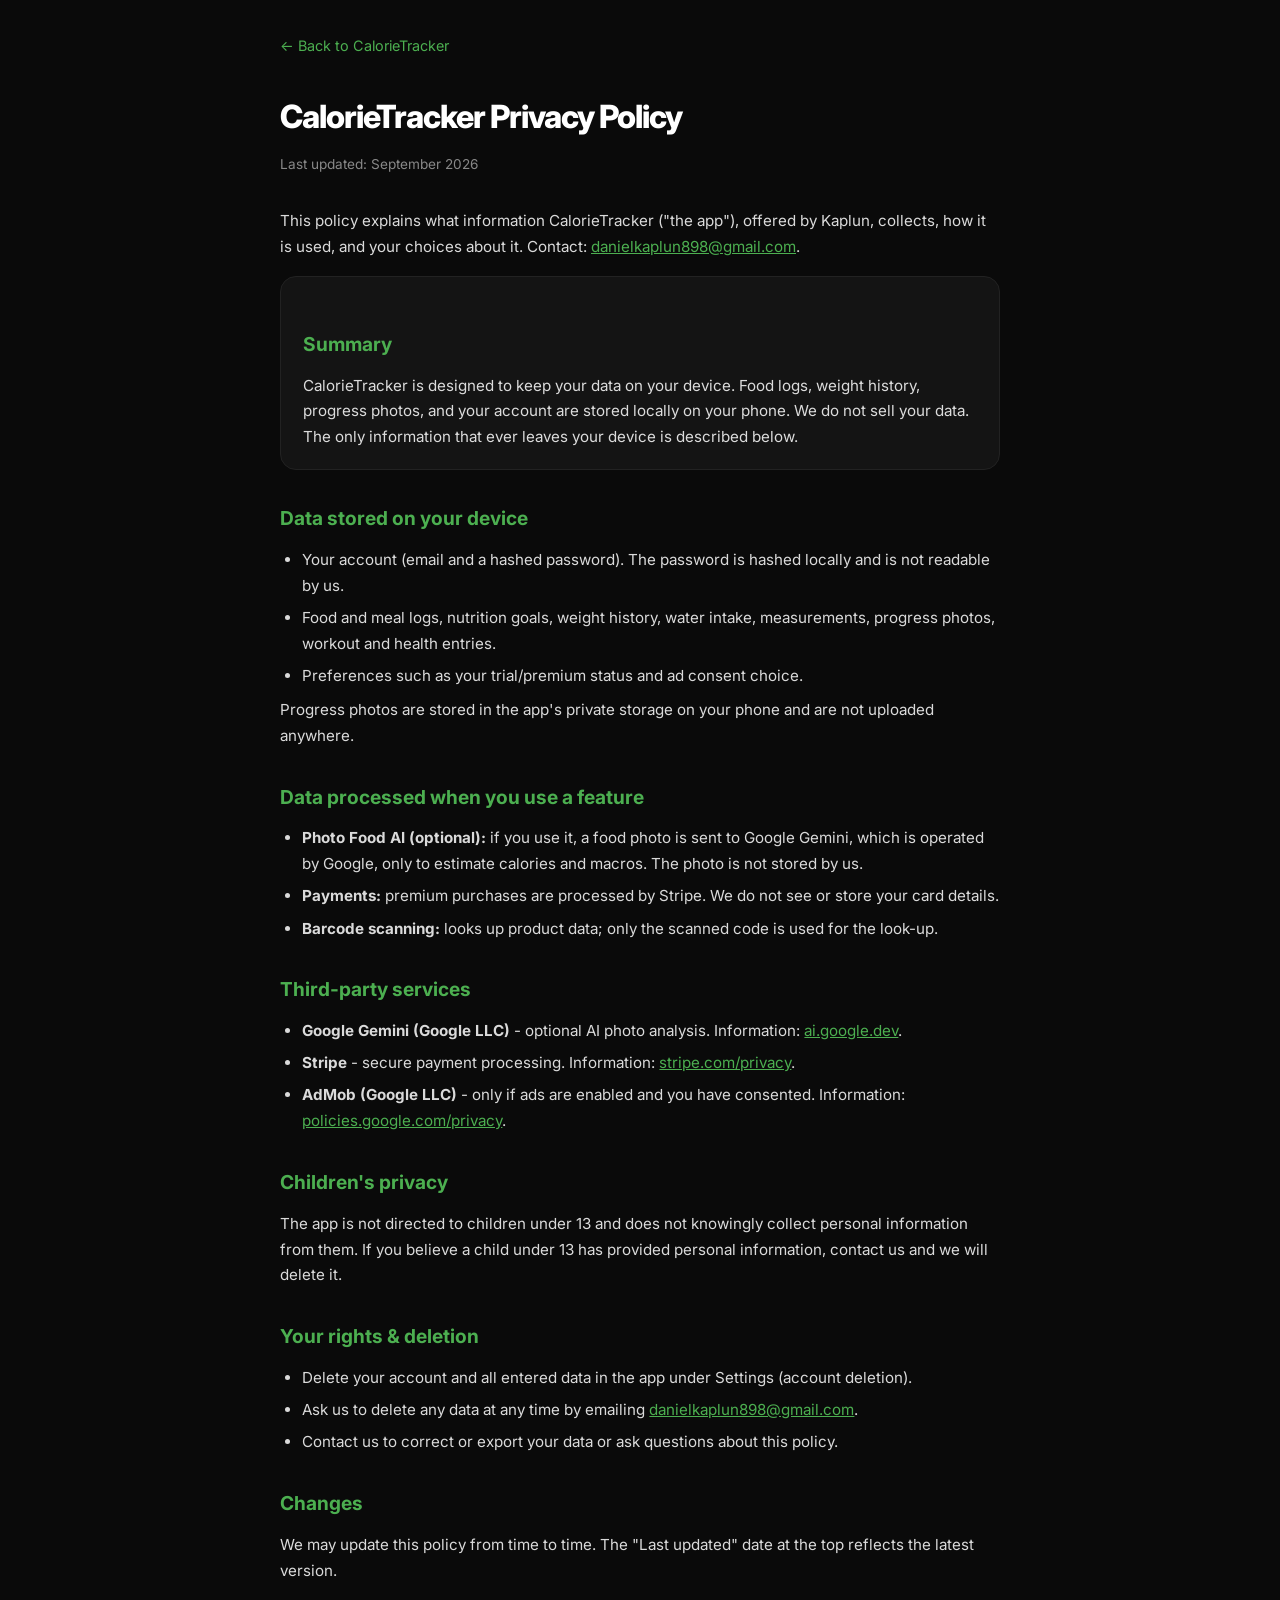
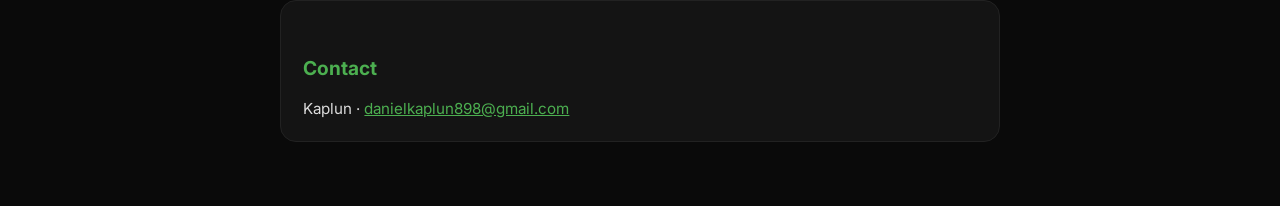
<file: privacy-policy.html>
<!DOCTYPE html>
<html lang="en">
<head>
  <meta charset="UTF-8">
  <meta name="viewport" content="width=device-width, initial-scale=1.0">
  <title>Privacy Policy - CalorieTracker</title>
  <meta name="description" content="Privacy policy for the CalorieTracker app.">
  <link rel="preconnect" href="https://fonts.googleapis.com">
  <link href="https://fonts.googleapis.com/css2?family=Inter:wght@300;400;500;600;700;800&display=swap" rel="stylesheet">
  <style>
    *, *::before, *::after { margin: 0; padding: 0; box-sizing: border-box; }
    :root { --green: #2E7D32; --green-light: #4CAF50; --bg: #0a0a0a; --bg-card: #141414; --text: #fff; --text-muted: #888; --border: #222; }
    body { font-family: 'Inter', sans-serif; background: var(--bg); color: var(--text); line-height: 1.7; padding: 2rem 1.5rem 4rem; }
    .wrap { max-width: 720px; margin: 0 auto; }
    h1 { font-size: 2rem; font-weight: 800; letter-spacing: -1px; margin-bottom: 0.5rem; }
    .updated { color: var(--text-muted); font-size: 0.85rem; margin-bottom: 2rem; }
    h2 { font-size: 1.2rem; font-weight: 700; margin: 2rem 0 0.75rem; color: var(--green-light); }
    p, li { color: rgba(255,255,255,0.85); font-size: 0.95rem; }
    ul { padding-left: 1.4rem; margin: 0.5rem 0; }
    li { margin-bottom: 0.4rem; }
    a { color: var(--green-light); }
    .card { background: var(--bg-card); border: 1px solid var(--border); border-radius: 16px; padding: 1.2rem 1.4rem; margin-top: 1rem; }
    .back { display: inline-block; margin-bottom: 2rem; color: var(--green-light); text-decoration: none; font-size: 0.9rem; }
  </style>
</head>
<body>
  <div class="wrap">
    <a class="back" href="index.html">&larr; Back to CalorieTracker</a>
    <h1>CalorieTracker Privacy Policy</h1>
    <p class="updated">Last updated: September 2026</p>

    <p>This policy explains what information CalorieTracker ("the app"), offered by Kaplun, collects, how it is used, and your choices about it. Contact: <a href="mailto:danielkaplun898@gmail.com">danielkaplun898@gmail.com</a>.</p>

    <div class="card">
      <h2>Summary</h2>
      <p>CalorieTracker is designed to keep your data on your device. Food logs, weight history, progress photos, and your account are stored locally on your phone. We do not sell your data. The only information that ever leaves your device is described below.</p>
    </div>

    <h2>Data stored on your device</h2>
    <ul>
      <li>Your account (email and a hashed password). The password is hashed locally and is not readable by us.</li>
      <li>Food and meal logs, nutrition goals, weight history, water intake, measurements, progress photos, workout and health entries.</li>
      <li>Preferences such as your trial/premium status and ad consent choice.</li>
    </ul>
    <p>Progress photos are stored in the app's private storage on your phone and are not uploaded anywhere.</p>

    <h2>Data processed when you use a feature</h2>
    <ul>
      <li><strong>Photo Food AI (optional):</strong> if you use it, a food photo is sent to Google Gemini, which is operated by Google, only to estimate calories and macros. The photo is not stored by us.</li>
      <li><strong>Payments:</strong> premium purchases are processed by Stripe. We do not see or store your card details.</li>
      <li><strong>Barcode scanning:</strong> looks up product data; only the scanned code is used for the look-up.</li>
    </ul>

    <h2>Third-party services</h2>
    <ul>
      <li><strong>Google Gemini (Google LLC)</strong> - optional AI photo analysis. Information: <a href="https://ai.google.dev/" target="_blank" rel="noopener">ai.google.dev</a>.</li>
      <li><strong>Stripe</strong> - secure payment processing. Information: <a href="https://stripe.com/privacy" target="_blank" rel="noopener">stripe.com/privacy</a>.</li>
      <li><strong>AdMob (Google LLC)</strong> - only if ads are enabled and you have consented. Information: <a href="https://policies.google.com/privacy" target="_blank" rel="noopener">policies.google.com/privacy</a>.</li>
    </ul>

    <h2>Children's privacy</h2>
    <p>The app is not directed to children under 13 and does not knowingly collect personal information from them. If you believe a child under 13 has provided personal information, contact us and we will delete it.</p>

    <h2>Your rights &amp; deletion</h2>
    <ul>
      <li>Delete your account and all entered data in the app under Settings (account deletion).</li>
      <li>Ask us to delete any data at any time by emailing <a href="mailto:danielkaplun898@gmail.com">danielkaplun898@gmail.com</a>.</li>
      <li>Contact us to correct or export your data or ask questions about this policy.</li>
    </ul>

    <h2>Changes</h2>
    <p>We may update this policy from time to time. The "Last updated" date at the top reflects the latest version.</p>

    <div class="card">
      <h2>Contact</h2>
      <p>Kaplun &middot; <a href="mailto:danielkaplun898@gmail.com">danielkaplun898@gmail.com</a></p>
    </div>
  </div>
</body>
</html>
</file>
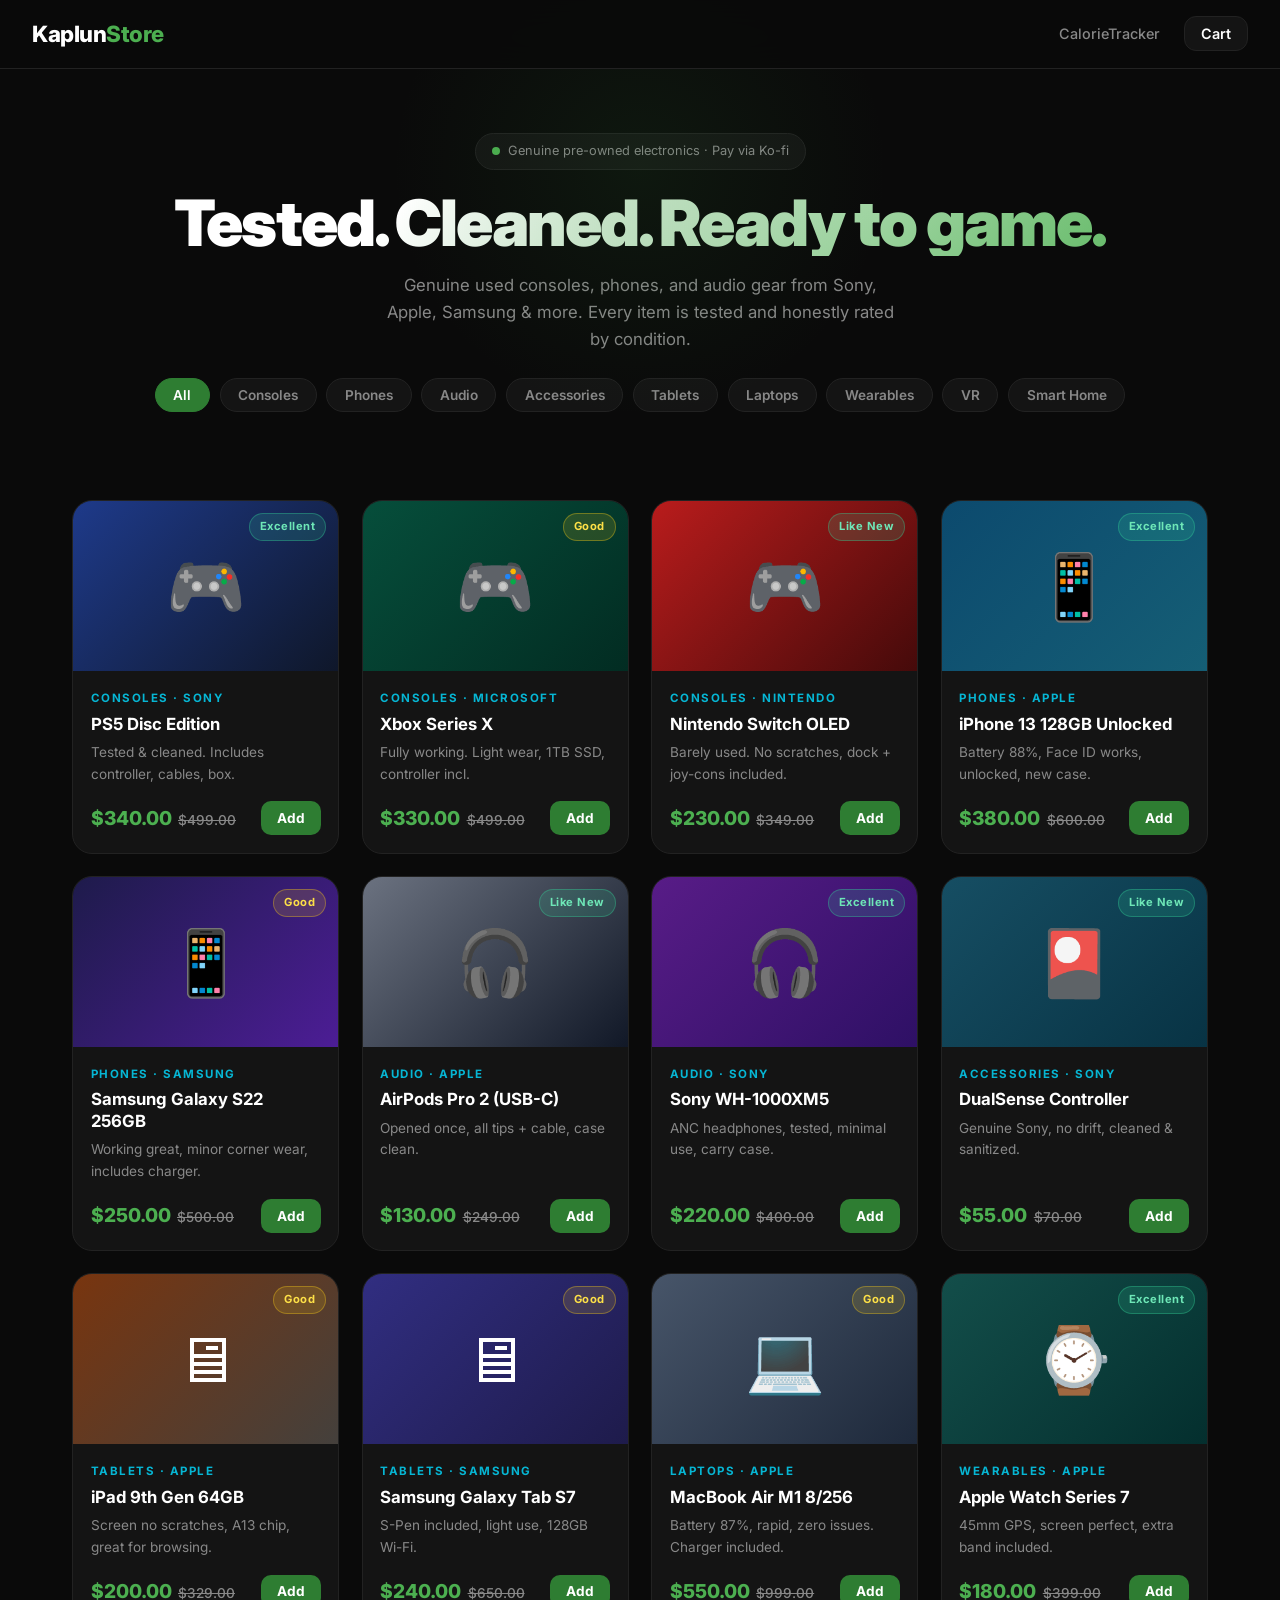
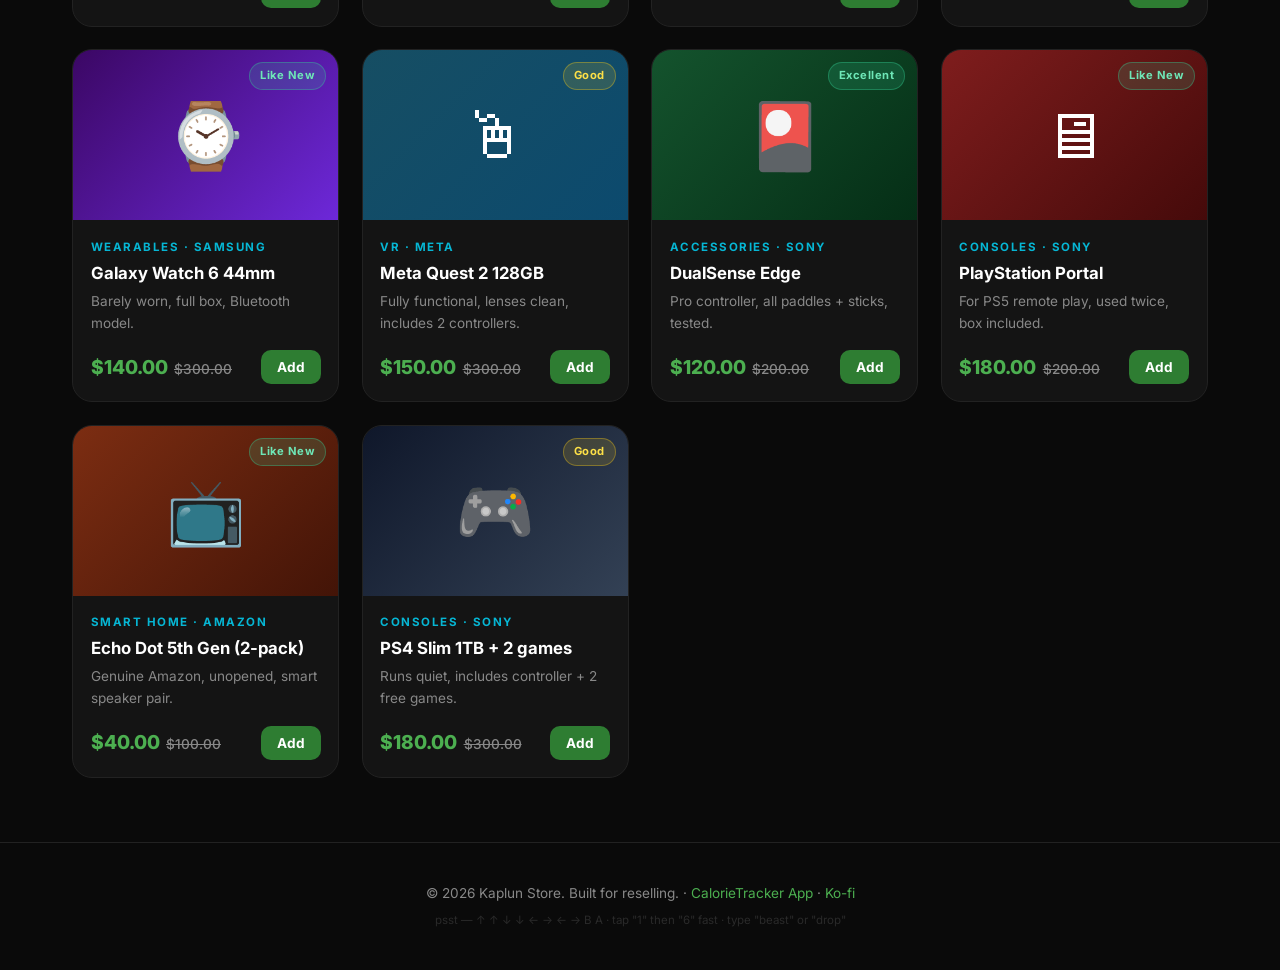
<file: store.html>
<!DOCTYPE html>
<html lang="en">
<head>
  <meta charset="UTF-8">
  <meta name="viewport" content="width=device-width, initial-scale=1.0">
  <title>Kaplun Store - Reselling Storefront</title>
  <meta name="description" content="Kaplun Store - a curated reselling storefront.">
  <link rel="preconnect" href="https://fonts.googleapis.com">
  <link href="https://fonts.googleapis.com/css2?family=Inter:wght@300;400;500;600;700;800;900&display=swap" rel="stylesheet">
  <style>
    *, *::before, *::after { margin: 0; padding: 0; box-sizing: border-box; }
    :root { --green: #2E7D32; --green-light: #4CAF50; --bg: #0a0a0a; --bg-card: #141414; --text: #fff; --text-muted: #888; --border: #222; --cyan: #06B6D4; }
    html { scroll-behavior: smooth; }
    body { font-family: 'Inter', sans-serif; background: var(--bg); color: var(--text); line-height: 1.6; overflow-x: hidden; }
    nav { position: sticky; top: 0; width: 100%; z-index: 100; padding: 1rem 2rem; display: flex; justify-content: space-between; align-items: center; backdrop-filter: blur(20px); background: rgba(10,10,10,0.85); border-bottom: 1px solid var(--border); }
    .logo { font-size: 1.4rem; font-weight: 800; letter-spacing: -0.5px; color: var(--text); text-decoration: none; }
    .logo span { color: var(--green-light); }
    nav>.links { display: flex; gap: 1.5rem; align-items: center; }
    nav a.link { color: var(--text-muted); text-decoration: none; font-size: 0.9rem; font-weight: 500; transition: color 0.2s; }
    nav a.link:hover { color: var(--text); }
    .cart-btn { position: relative; display: inline-flex; align-items: center; gap: 0.5rem; background: var(--bg-card); border: 1px solid var(--border); color: var(--text); padding: 0.5rem 1rem; border-radius: 12px; cursor: pointer; font-size: 0.9rem; font-weight: 600; font-family: inherit; transition: all 0.2s; }
    .cart-btn:hover { border-color: var(--green-light); }
    .cart-count { position: absolute; top: -7px; right: -7px; background: var(--green-light); color: #fff; font-size: 0.7rem; font-weight: 800; border-radius: 100px; padding: 2px 7px; display: none; }
    .cart-count.show { display: inline-block; }
    .hero { padding: 4rem 2rem 3rem; text-align: center; position: relative; }
    .hero::before { content: ''; position: absolute; top: -150px; left: 50%; transform: translateX(-50%); width: 500px; height: 500px; background: radial-gradient(circle, rgba(46,125,50,0.12) 0%, transparent 70%); pointer-events: none; }
    .badge { display: inline-flex; align-items: center; gap: 0.5rem; padding: 0.45rem 1rem; border-radius: 100px; border: 1px solid var(--border); background: var(--bg-card); font-size: 0.8rem; color: var(--text-muted); margin-bottom: 1.2rem; }
    .hero h1 { font-size: clamp(2.2rem, 6vw, 4rem); font-weight: 900; letter-spacing: -2px; line-height: 1.05; margin-bottom: 1rem; background: linear-gradient(135deg, #fff 30%, var(--green-light) 100%); -webkit-background-clip: text; -webkit-text-fill-color: transparent; background-clip: text; }
    .hero p { color: var(--text-muted); max-width: 520px; margin: 0 auto 1.6rem; font-size: 1.05rem; }
    .filters { display: flex; gap: 0.6rem; justify-content: center; flex-wrap: wrap; margin-bottom: 2.5rem; }
    .filter-chip { background: var(--bg-card); border: 1px solid var(--border); color: var(--text-muted); padding: 0.5rem 1.1rem; border-radius: 100px; cursor: pointer; font-size: 0.85rem; font-weight: 600; font-family: inherit; transition: all 0.2s; }
    .filter-chip:hover { color: var(--text); border-color: var(--green-light); }
    .filter-chip.active { background: var(--green); color: #fff; border-color: var(--green); }
    #products { max-width: 1200px; margin: 0 auto; padding: 0 2rem 4rem; }
    .grid { display: grid; grid-template-columns: repeat(auto-fill, minmax(240px, 1fr)); gap: 1.4rem; }
    .card { background: var(--bg-card); border: 1px solid var(--border); border-radius: 20px; overflow: hidden; display: flex; flex-direction: column; transition: all 0.3s; position: relative; }
    .card:hover { border-color: var(--green-light); transform: translateY(-4px); box-shadow: 0 20px 40px rgba(0,0,0,0.35); }
    .card-img { height: 170px; display: flex; align-items: center; justify-content: center; font-size: 64px; position: relative; }
    .card-sold { position: absolute; top: 12px; left: 12px; background: rgba(239,68,68,0.9); color: #fff; padding: 4px 10px; border-radius: 100px; font-size: 0.7rem; font-weight: 700; letter-spacing: 0.5px; }
    .card-cond { position: absolute; top: 12px; right: 12px; padding: 4px 10px; border-radius: 100px; font-size: 0.7rem; font-weight: 700; letter-spacing: 0.5px; }
    .cond-wear-mint { background: rgba(52,211,153,0.16); color: #6ee7b7; border: 1px solid rgba(52,211,153,0.35); }
    .cond-wear-light { background: rgba(250,204,21,0.14); color: #fde047; border: 1px solid rgba(250,204,21,0.35); }
    .card-body { padding: 1.1rem; display: flex; flex-direction: column; gap: 0.4rem; flex: 1; }
    .card-cat { font-size: 0.72rem; font-weight: 700; text-transform: uppercase; letter-spacing: 1.5px; color: var(--cyan); }
    .card-title { font-size: 1.05rem; font-weight: 700; line-height: 1.3; }
    .card-desc { color: var(--text-muted); font-size: 0.85rem; flex: 1; }
    .card-foot { display: flex; align-items: center; justify-content: space-between; margin-top: 0.6rem; }
    .card-price { font-size: 1.2rem; font-weight: 800; color: var(--green-light); }
    .card-price .was { color: var(--text-muted); font-size: 0.85rem; font-weight: 500; text-decoration: line-through; margin-left: 0.4rem; }
    .add-btn { background: var(--green); color: #fff; border: none; padding: 0.55rem 1rem; border-radius: 10px; font-weight: 700; font-size: 0.85rem; cursor: pointer; font-family: inherit; transition: all 0.2s; }
    .add-btn:hover { background: var(--green-light); }
    .add-btn.disabled { background: var(--bg-card); color: var(--text-muted); border: 1px solid var(--border); cursor: not-allowed; }
    .toast { position: fixed; bottom: 2rem; left: 50%; transform: translateX(-50%) translateY(20px); background: var(--green); color: #fff; padding: 0.8rem 1.4rem; border-radius: 12px; font-weight: 600; font-size: 0.9rem; opacity: 0; pointer-events: none; transition: all 0.3s; z-index: 200; }
    .toast.show { opacity: 1; transform: translateX(-50%) translateY(0); }
    .overlay { position: fixed; inset: 0; background: rgba(0,0,0,0.7); backdrop-filter: blur(4px); opacity: 0; pointer-events: none; transition: opacity 0.25s; z-index: 300; }
    .overlay.show { opacity: 1; pointer-events: auto; }
    .cart { position: fixed; top: 0; right: -420px; width: 100%; max-width: 400px; height: 100vh; background: var(--bg-card); border-left: 1px solid var(--border); z-index: 400; transition: right 0.3s ease; display: flex; flex-direction: column; }
    .cart.open { right: 0; }
    .cart-head { display: flex; align-items: center; justify-content: space-between; padding: 1.3rem 1.4rem; border-bottom: 1px solid var(--border); }
    .cart-head h2 { font-size: 1.1rem; font-weight: 800; }
    .close-x { background: none; border: none; color: var(--text-muted); font-size: 1.6rem; cursor: pointer; line-height: 1; }
    .close-x:hover { color: var(--text); }
    .cart-body { flex: 1; overflow-y: auto; padding: 1rem 1.4rem; display: flex; flex-direction: column; gap: 0.8rem; }
    .cart-empty { text-align: center; color: var(--text-muted); padding: 3rem 0; font-size: 0.95rem; }
    .cart-item { display: flex; gap: 0.8rem; background: rgba(255,255,255,0.03); border: 1px solid var(--border); border-radius: 14px; padding: 0.7rem; }
    .cart-item .ci-emoji { font-size: 34px; display: flex; align-items: center; }
    .cart-item .ci-info { flex: 1; display: flex; flex-direction: column; gap: 0.2rem; }
    .ci-name { font-weight: 700; font-size: 0.95rem; }
    .ci-price { color: var(--green-light); font-weight: 700; font-size: 0.9rem; }
    .ci-qty { display: flex; align-items: center; gap: 0.6rem; margin-top: 0.3rem; }
    .qty-btn { width: 26px; height: 26px; border-radius: 8px; border: 1px solid var(--border); background: transparent; color: var(--text); cursor: pointer; font-size: 1rem; font-weight: 700; line-height: 1; display: flex; align-items: center; justify-content: center; }
    .qty-btn:hover { border-color: var(--green-light); }
    .ci-quantity { font-size: 0.9rem; font-weight: 600; min-width: 20px; text-align: center; }
    .ci-remove { background: none; border: none; color: var(--red, #EF4444); cursor: pointer; font-size: 0.78rem; font-weight: 600; align-self: flex-start; }
    .cart-foot { padding: 1.2rem 1.4rem; border-top: 1px solid var(--border); display: flex; flex-direction: column; gap: 0.6rem; }
    .cart-total { display: flex; justify-content: space-between; font-weight: 800; font-size: 1.15rem; }
    .checkout-btn { background: linear-gradient(135deg, var(--green), var(--cyan)); color: #fff; border: none; padding: 1rem; border-radius: 14px; font-weight: 800; font-size: 1rem; cursor: pointer; font-family: inherit; transition: transform 0.2s; }
    .checkout-btn:hover { transform: translateY(-2px); }
    .note { font-size: 0.75rem; color: var(--text-muted); text-align: center; }
    section { padding: 2rem; }
    footer { text-align: center; padding: 2.5rem 2rem; border-top: 1px solid var(--border); color: var(--text-muted); font-size: 0.85rem; }
    footer a { color: var(--green-light); text-decoration: none; }
    @media (max-width: 640px) { nav { padding: 0.9rem 1.1rem; } .grid { grid-template-columns: repeat(auto-fill, minmax(160px, 1fr)); gap: 1rem; } .card-img { height: 120px; font-size: 48px; } .hero { padding: 3rem 1.2rem 2rem; } }
  </style>
  <link rel="stylesheet" href="kaplun-fun.css">
</head>
<body>

  <nav>
    <a class="logo" href="index.html">Kaplun<span>Store</span></a>
    <div class="links">
      <a class="link" href="index.html">CalorieTracker</a>
      <button class="cart-btn" onclick="openCart()">Cart <span id="cartCount" class="cart-count">0</span></button>
    </div>
  </nav>

  <div class="hero">
    <div class="badge"><div style="width:8px;height:8px;background:var(--green-light);border-radius:50%;"></div>Genuine pre-owned electronics &middot; Pay via Ko-fi</div>
    <h1>Tested. Cleaned. Ready to game.</h1>
    <p>Genuine used consoles, phones, and audio gear from Sony, Apple, Samsung &amp; more. Every item is tested and honestly rated by condition.</p>
    <div class="filters" id="filters"></div>
  </div>

  <section id="products">
    <div class="grid" id="grid"></div>
  </section>

  <div class="toast" id="toast"></div>
  <div class="overlay" id="overlay" onclick="closeCart()"></div>

  <div class="cart" id="cart">
    <div class="cart-head">
      <h2>Your Cart</h2>
      <button class="close-x" onclick="closeCart()">&times;</button>
    </div>
    <div class="cart-body" id="cartBody"></div>
    <div class="cart-foot">
      <div class="cart-total"><span>Total</span><span id="cartTotal">$0</span></div>
      <button class="checkout-btn" id="checkoutBtn" onclick="checkout()">Pay on Ko-fi + Order</button>
      <div class="note">1. Donate the total on Ko-fi &middot; 2. Send the order email &middot; 3. We confirm &amp; ship</div>
    </div>
  </div>

  <footer>
    &copy; <span id="year"></span> Kaplun Store. Built for reselling. &middot; <a href="index.html">CalorieTracker App</a> &middot; <a href="https://ko-fi.com/kaplun" target="_blank">Ko-fi</a>
  </footer>

  <script>
    var PRODUCTS = [
      { id: 1, title: "PS5 Disc Edition", cat: "Consoles", brand: "Sony", price: 340, was: 499, cond: "Excellent", condClass: "cond-wear-mint", emoji: "\u{1F3AE}", img: "linear-gradient(135deg,#1e3a8a,#0f172a)", desc: "Tested & cleaned. Includes controller, cables, box." },
      { id: 2, title: "Xbox Series X", cat: "Consoles", brand: "Microsoft", price: 330, was: 499, cond: "Good", condClass: "cond-wear-light", emoji: "\u{1F3AE}", img: "linear-gradient(135deg,#064e3b,#022c22)", desc: "Fully working. Light wear, 1TB SSD, controller incl." },
      { id: 3, title: "Nintendo Switch OLED", cat: "Consoles", brand: "Nintendo", price: 230, was: 349, cond: "Like New", condClass: "cond-wear-mint", emoji: "\u{1F3AE}", img: "linear-gradient(135deg,#b91c1c,#450a0a)", desc: "Barely used. No scratches, dock + joy-cons included." },
      { id: 4, title: "iPhone 13 128GB Unlocked", cat: "Phones", brand: "Apple", price: 380, was: 600, cond: "Excellent", condClass: "cond-wear-mint", emoji: "\u{1F4F1}", img: "linear-gradient(135deg,#0c4a6e,#155e75)", desc: "Battery 88%, Face ID works, unlocked, new case." },
      { id: 5, title: "Samsung Galaxy S22 256GB", cat: "Phones", brand: "Samsung", price: 250, was: 500, cond: "Good", condClass: "cond-wear-light", emoji: "\u{1F4F1}", img: "linear-gradient(135deg,#1e1b4b,#4c1d95)", desc: "Working great, minor corner wear, includes charger." },
      { id: 6, title: "AirPods Pro 2 (USB-C)", cat: "Audio", brand: "Apple", price: 130, was: 249, cond: "Like New", condClass: "cond-wear-mint", emoji: "\u{1F3A7}", img: "linear-gradient(135deg,#6b7280,#111827)", desc: "Opened once, all tips + cable, case clean." },
      { id: 7, title: "Sony WH-1000XM5", cat: "Audio", brand: "Sony", price: 220, was: 400, cond: "Excellent", condClass: "cond-wear-mint", emoji: "\u{1F3A7}", img: "linear-gradient(135deg,#581c87,#2e1065)", desc: "ANC headphones, tested, minimal use, carry case." },
      { id: 8, title: "DualSense Controller", cat: "Accessories", brand: "Sony", price: 55, was: 70, cond: "Like New", condClass: "cond-wear-mint", emoji: "\u{1F3B4}", img: "linear-gradient(135deg,#164e63,#083344)", desc: "Genuine Sony, no drift, cleaned & sanitized." },
      { id: 9, title: "iPad 9th Gen 64GB", cat: "Tablets", brand: "Apple", price: 200, was: 329, cond: "Good", condClass: "cond-wear-light", emoji: "\u{1F5A5}", img: "linear-gradient(135deg,#78350f,#44403c)", desc: "Screen no scratches, A13 chip, great for browsing." },
      { id: 10, title: "Samsung Galaxy Tab S7", cat: "Tablets", brand: "Samsung", price: 240, was: 650, cond: "Good", condClass: "cond-wear-light", emoji: "\u{1F5A5}", img: "linear-gradient(135deg,#312e81,#1e1b4b)", desc: "S-Pen included, light use, 128GB Wi-Fi." },
      { id: 11, title: "MacBook Air M1 8/256", cat: "Laptops", brand: "Apple", price: 550, was: 999, cond: "Good", condClass: "cond-wear-light", emoji: "\u{1F4BB}", img: "linear-gradient(135deg,#475569,#1e293b)", desc: "Battery 87%, rapid, zero issues. Charger included." },
      { id: 12, title: "Apple Watch Series 7", cat: "Wearables", brand: "Apple", price: 180, was: 399, cond: "Excellent", condClass: "cond-wear-mint", emoji: "\u{231A}", img: "linear-gradient(135deg,#134e4a,#042f2e)", desc: "45mm GPS, screen perfect, extra band included." },
      { id: 13, title: "Galaxy Watch 6 44mm", cat: "Wearables", brand: "Samsung", price: 140, was: 300, cond: "Like New", condClass: "cond-wear-mint", emoji: "\u{231A}", img: "linear-gradient(135deg,#3b0764,#6d28d9)", desc: "Barely worn, full box, Bluetooth model." },
      { id: 14, title: "Meta Quest 2 128GB", cat: "VR", brand: "Meta", price: 150, was: 300, cond: "Good", condClass: "cond-wear-light", emoji: "\u{1F5B1}", img: "linear-gradient(135deg,#164e63,#0c4a6e)", desc: "Fully functional, lenses clean, includes 2 controllers." },
      { id: 15, title: "DualSense Edge", cat: "Accessories", brand: "Sony", price: 120, was: 200, cond: "Excellent", condClass: "cond-wear-mint", emoji: "\u{1F3B4}", img: "linear-gradient(135deg,#14532d,#052e16)", desc: "Pro controller, all paddles + sticks, tested." },
      { id: 16, title: "PlayStation Portal", cat: "Consoles", brand: "Sony", price: 180, was: 200, cond: "Like New", condClass: "cond-wear-mint", emoji: "\u{1F5A5}", img: "linear-gradient(135deg,#7f1d1d,#450a0a)", desc: "For PS5 remote play, used twice, box included." },
      { id: 17, title: "Echo Dot 5th Gen (2-pack)", cat: "Smart Home", brand: "Amazon", price: 40, was: 100, cond: "Like New", condClass: "cond-wear-mint", emoji: "\u{1F4FA}", img: "linear-gradient(135deg,#7c2d12,#431407)", desc: "Genuine Amazon, unopened, smart speaker pair." },
      { id: 18, title: "PS4 Slim 1TB + 2 games", cat: "Consoles", brand: "Sony", price: 180, was: 300, cond: "Good", condClass: "cond-wear-light", emoji: "\u{1F3AE}", img: "linear-gradient(135deg,#0f172a,#334155)", desc: "Runs quiet, includes controller + 2 free games." }
    ];

    var KOFI = "https://ko-fi.com/kaplun";

    var cart = {};
    var filters = ["All"];
    PRODUCTS.forEach(function (p) {
      if (filters.indexOf(p.cat) === -1) filters.push(p.cat);
    });

    function renderFilters() {
      var el = document.getElementById("filters");
      el.innerHTML = filters.map(function (f, i) {
        return '<button class="filter-chip' + (i === 0 ? ' active' : '') + '" data-cat="' + f + '">' + f + '</button>';
      }).join("");
      el.querySelectorAll(".filter-chip").forEach(function (chip) {
        chip.addEventListener("click", function () {
          el.querySelectorAll(".filter-chip").forEach(function (c) { c.classList.remove("active"); });
          chip.classList.add("active");
          renderGrid(chip.dataset.cat);
        });
      });
    }

    function money(n) { return "$" + (n ? n.toFixed(2) : "0"); }

    function cardHtml(p) {
      return '<div class="card">' +
        '<div class="card-img" style="background:' + p.img + '">' + p.emoji +
        (p.cond ? '<span class="card-cond ' + p.condClass + '">' + p.cond + '</span>' : '') +
        (p.sold ? '<span class="card-sold">SOLD</span>' : '') + '</div>' +
        '<div class="card-body">' +
        '<span class="card-cat">' + p.cat + (p.brand ? ' \u00b7 ' + p.brand : '') + '</span>' +
        '<div class="card-title">' + p.title + '</div>' +
        '<div class="card-desc">' + p.desc + '</div>' +
        '<div class="card-foot">' +
        '<span class="card-price">' + money(p.price) + (p.was ? '<span class="was">' + money(p.was) + '</span>' : '') + '</span>' +
        (p.sold ? '<button class="add-btn disabled">Sold</button>' : '<button class="add-btn" onclick="addToCart(' + p.id + ')">Add</button>') +
        '</div></div></div>';
    }

    function renderGrid(cat) {
      var el = document.getElementById("grid");
      el.innerHTML = PRODUCTS.filter(function (p) { return cat === "All" || p.cat === cat; }).map(cardHtml).join("");
    }

    function saveCart() { localStorage.setItem("kaplun_cart", JSON.stringify(cart)); }

    function loadCart() {
      try { cart = JSON.parse(localStorage.getItem("kaplun_cart")) || {}; } catch (e) { cart = {}; }
      updateCartUI();
    }

    function addToCart(id) {
      cart[id] = (cart[id] || 0) + 1;
      saveCart(); updateCartUI(); showToast("Added to cart");
    }

    function changeQty(id, d) {
      cart[id] = (cart[id] || 0) + d;
      if (cart[id] <= 0) delete cart[id];
      saveCart(); updateCartUI();
    }

    function cartCount() { return Object.keys(cart).reduce(function (s, k) { return s + cart[k]; }, 0); }

    function cartTotal() {
      return Object.keys(cart).reduce(function (s, k) {
        var p = PRODUCTS.find(function (x) { return x.id === Number(k); });
        return s + (p ? p.price * cart[k] : 0);
      }, 0);
    }

    function updateCartUI() {
      var n = cartCount();
      var badge = document.getElementById("cartCount");
      badge.textContent = n; badge.className = "cart-count" + (n ? " show" : "");
      document.getElementById("cartTotal").textContent = money(cartTotal());

      var keys = Object.keys(cart);
      var body = document.getElementById("cartBody");
      if (!keys.length) {
        body.innerHTML = '<div class="cart-empty">Your cart is empty</div>';
        return;
      }
      body.innerHTML = keys.map(function (k) {
        var p = PRODUCTS.find(function (x) { return x.id === Number(k); });
        if (!p) return "";
        return '<div class="cart-item">' +
          '<div class="ci-emoji">' + p.emoji + '</div>' +
          '<div class="ci-info">' +
          '<span class="ci-name">' + p.title + '</span>' +
          '<span class="ci-price">' + money(p.price) + '</span>' +
          '<div class="ci-qty">' +
          '<button class="qty-btn" onclick="changeQty(' + p.id + ',-1)">-</button>' +
          '<span class="ci-quantity">' + cart[k] + '</span>' +
          '<button class="qty-btn" onclick="changeQty(' + p.id + ',1)">+</button>' +
          '</div></div>' +
          '<button class="ci-remove" onclick="changeQty(' + p.id + ',-999)">Remove</button>' +
          '</div>';
      }).join("");
    }

    function openCart() {
      document.getElementById("cart").classList.add("open");
      document.getElementById("overlay").classList.add("show");
    }

    function closeCart() {
      document.getElementById("cart").classList.remove("open");
      document.getElementById("overlay").classList.remove("show");
    }

    function checkout() {
      var keys = Object.keys(cart);
      if (!keys.length) { showToast("Cart is empty"); return; }
      var lines = keys.map(function (k) {
        var p = PRODUCTS.find(function (x) { return x.id === Number(k); });
        return "  - " + p.title + " x" + cart[k] + " (" + money(p.price * cart[k]) + ")";
      }).join("\n");
      var subject = encodeURIComponent("Order request from Kaplun Store");
      var body = encodeURIComponent("Hi, I'd like to order:\n" + lines + "\n\nTotal to donate: " + money(cartTotal()) + "\n\n(Making the Ko-fi donation now.)");
      window.open(KOFI, "_blank");
      window.location.href = "mailto:danielkaplun898@gmail.com?subject=" + subject + "&body=" + body;
      showToast("Opened Ko-fi for payment + your email for the order...");
    }

    var toastTimer;
    function showToast(msg) {
      var t = document.getElementById("toast");
      t.textContent = msg; t.classList.add("show");
      clearTimeout(toastTimer);
      toastTimer = setTimeout(function () { t.classList.remove("show"); }, 2200);
    }

    document.getElementById("year").textContent = new Date().getFullYear();
    renderFilters();
    renderGrid("All");
    loadCart();
  </script>
  <script src="kaplun-fun.js"></script>
</body>
</html>
</file>
<file: kaplun-fun.css>
/* ===== Live tracker demo ===== */
#tryit { max-width: 1000px; margin: 0 auto; }
.tracker-demo { display: grid; grid-template-columns: 340px 1fr; gap: 2rem; margin-top: 3rem; align-items: stretch; }
@media (max-width: 760px) { .tracker-demo { grid-template-columns: 1fr; } }
.t-side { background: var(--bg-card); border: 1px solid var(--border); border-radius: 20px; padding: 2rem; display: flex; flex-direction: column; align-items: center; gap: 1rem; }
.tring { width: 200px; height: 200px; border-radius: 50%; background: conic-gradient(var(--green-light) calc(var(--p,0)*1%), #1e1e1e 0); position: relative; display: flex; align-items: center; justify-content: center; transition: background 0.4s ease; }
.tring::after { content: ''; position: absolute; inset: 16px; border-radius: 50%; background: var(--bg-card); }
.tring-inner { position: relative; z-index: 1; text-align: center; }
.tring-num { font-size: 2.6rem; font-weight: 900; letter-spacing: -1px; }
.tring-sub { font-size: 0.85rem; color: var(--text-muted); }
.t-goal { color: var(--text-muted); font-size: 0.9rem; display: flex; align-items: center; gap: 0.5rem; }
.t-goal select { background: var(--bg); color: var(--text); border: 1px solid var(--border); border-radius: 8px; padding: 0.35rem 0.6rem; font-size: 0.9rem; }
.t-payload { width: 100%; min-height: 64px; display: flex; flex-direction: column; gap: 0.4rem; font-size: 0.85rem; color: var(--text-muted); }
.t-chip { display: flex; align-items: center; justify-content: space-between; gap: 0.5rem; background: #1b1b1b; border: 1px solid var(--border); border-radius: 10px; padding: 0.4rem 0.7rem; animation: chip-in 0.25s ease; }
@keyframes chip-in { from { opacity: 0; transform: translateY(-6px) scale(0.96); } to { opacity: 1; transform: none; } }
.t-chip .tc-name { font-weight: 600; }
.t-chip .tc-cal { color: var(--green-light); font-weight: 700; }
.t-chip .tc-x { cursor: pointer; color: var(--text-muted); background: none; border: none; font-size: 1rem; padding: 0 0.2rem; }
.t-chip .tc-x:hover { color: var(--red); }
.t-clear { background: transparent; color: var(--text-muted); border: 1px solid var(--border); border-radius: 10px; padding: 0.5rem 1.4rem; cursor: pointer; font-size: 0.85rem; transition: all 0.2s; }
.t-clear:hover { color: var(--red); border-color: var(--red); }
.t-main { background: var(--bg-card); border: 1px solid var(--border); border-radius: 20px; padding: 2rem; display: flex; flex-direction: column; gap: 1.2rem; }
.t-search { display: flex; align-items: center; gap: 0.6rem; background: var(--bg); border: 1px solid var(--border); border-radius: 14px; padding: 0.6rem 1rem; transition: border-color 0.2s; }
.t-search:focus-within { border-color: var(--green-light); }
.t-search input { flex: 1; background: none; border: none; outline: none; color: var(--text); font-size: 1rem; font-family: inherit; }
.t-search-ic { font-size: 1.1rem; }
.t-results { display: flex; flex-direction: column; gap: 0.5rem; max-height: 380px; overflow-y: auto; }
.t-row { display: flex; align-items: center; gap: 0.8rem; padding: 0.6rem 0.8rem; border: 1px solid var(--border); border-radius: 12px; background: #171717; animation: chip-in 0.2s ease; }
.t-row .tr-emoji { font-size: 1.3rem; }
.t-row .tr-info { flex: 1; }
.t-row .tr-name { font-weight: 600; font-size: 0.95rem; }
.t-row .tr-sub { color: var(--text-muted); font-size: 0.78rem; }
.t-row .tr-cal { color: var(--green-light); font-weight: 800; min-width: 52px; text-align: right; }
.t-row .tr-g { width: 56px; background: var(--bg); color: var(--text); border: 1px solid var(--border); border-radius: 8px; padding: 0.3rem 0.4rem; font-size: 0.85rem; text-align: center; }
.t-row .tr-add { background: var(--green); color: #fff; border: none; border-radius: 8px; padding: 0.45rem 0.9rem; cursor: pointer; font-weight: 600; font-size: 0.85rem; transition: all 0.2s; }
.t-row .tr-add:hover { background: var(--green-light); transform: translateY(-1px); }
.t-tip { font-size: 0.82rem; color: var(--text-muted); }

/* ===== Toasts ===== */
.toast-wrap { position: fixed; bottom: 20px; left: 20px; z-index: 9999; display: flex; flex-direction: column; gap: 0.6rem; pointer-events: none; }
.toast { background: var(--bg-card); border: 1px solid var(--green); border-left: 4px solid var(--green-light); color: var(--text); padding: 0.7rem 1rem; border-radius: 12px; font-size: 0.9rem; box-shadow: 0 12px 40px rgba(0,0,0,0.5); animation: toast-in 0.3s ease; max-width: 320px; }
@keyframes toast-in { from { opacity: 0; transform: translateY(14px); } to { opacity: 1; transform: none; } }

/* ===== Terminal easter egg ===== */
.term-overlay { position: fixed; inset: 0; z-index: 10000; background: rgba(0,0,0,0.88); display: flex; align-items: center; justify-content: center; backdrop-filter: blur(6px); }
.term-box { width: min(640px, 92vw); background: #0b120b; border: 1px solid #2f4a2f; border-radius: 14px; box-shadow: 0 0 60px rgba(46,125,50,0.25); font-family: 'Courier New', monospace; overflow: hidden; animation: toast-in 0.25s ease; }
.term-head { background: #0f180f; padding: 0.6rem 1rem; display: flex; gap: 0.5rem; align-items: center; border-bottom: 1px solid #2f4a2f; color: #7cb87c; font-size: 0.75rem; }
.term-head .d { width: 12px; height: 12px; border-radius: 50%; }
.term-body { padding: 1rem; min-height: 260px; max-height: 60vh; overflow-y: auto; color: #7dff9b; font-size: 0.9rem; line-height: 1.5; }
.term-body .in { color: #c8ffd6; }
.term-body .ok { color: #7dff9b; }
.term-body .warn { color: #ffd166; }
.term-body .err { color: #ff6b6b; }
.term-input-row { display: flex; align-items: center; gap: 0.5rem; padding: 0.4rem 1rem 0.9rem; }
.term-input-row .pfx { color: #7dff9b; }
.term-input-row input { flex: 1; background: none; border: none; outline: none; color: #c8ffd6; font-family: 'Courier New', monospace; font-size: 0.9rem; }

/* ===== Matrix rain ===== */
.matrix-canvas { position: fixed; inset: 0; z-index: 10001; pointer-events: none; }

/* ===== Panic mode ===== */
.panic-overlay { position: fixed; inset: 0; z-index: 10002; background: #fff; color: #111; overflow: auto; display: none; }
.panic-overlay.show { display: block; }
.resume-card { max-width: 720px; margin: 3rem auto; padding: 2.5rem; font-family: Georgia, 'Times New Roman', serif; box-shadow: 0 20px 60px rgba(0,0,0,0.15); border: 1px solid #ddd; border-radius: 4px; }
.resume-card h1 { font-size: 2rem; letter-spacing: -0.5px; margin-bottom: 0.2rem; }
.resume-card .rc-sub { color: #555; border-bottom: 2px solid #333; padding-bottom: 0.8rem; margin-bottom: 1.2rem; }
.resume-card h2 { font-size: 1rem; text-transform: uppercase; letter-spacing: 1px; margin: 1.3rem 0 0.4rem; color: #222; }
.resume-card p, .resume-card li { font-size: 0.95rem; color: #333; }
.resume-card ul { padding-left: 1.3rem; }
.resume-card .rc-exit { margin-top: 2rem; background: #111; color: #fff; border: none; border-radius: 6px; padding: 0.6rem 1.2rem; cursor: pointer; font-size: 0.9rem; }
.resume-card .rc-badge { display: inline-block; background: #eee; border: 1px solid #ccc; padding: 0.3rem 0.8rem; border-radius: 100px; font-size: 0.75rem; margin-bottom: 1rem; }

/* ===== Confetti ===== */
.confetti-wrap { position: fixed; inset: 0; z-index: 9998; pointer-events: none; overflow: hidden; }
.con { position: absolute; top: -20px; border-radius: 2px; animation: con-fall linear forwards; }
@keyframes con-fall { to { transform: translateY(110vh) rotate(720deg); opacity: 0.9; } }

/* ===== Footer hint ===== */
.hint-press { display: block; margin-top: 0.4rem; font-size: 0.72rem; color: #2a2a2a; transition: color 0.3s; cursor: default; }
.hint-press:hover { color: var(--green-light); }

/* ===== Stay Under 2,000 minigame ===== */
#game { max-width: 1000px; margin: 0 auto; }
.game-hud { display: flex; align-items: center; justify-content: space-between; gap: 1rem; background: var(--bg-card); border: 1px solid var(--border); border-radius: 14px; padding: 0.6rem 1rem; font-size: 0.9rem; flex-wrap: wrap; }
.game-hud .gh-item { min-width: 72px; }
.game-hud b { color: var(--green-light); }
.g-ring { flex: 1; min-width: 140px; max-width: 340px; height: 16px; background: #1e1e1e; border-radius: 100px; overflow: hidden; position: relative; }
.g-ring-fill { height: 100%; width: 0%; background: linear-gradient(90deg, var(--green), var(--cyan)); transition: width 0.2s ease; }
.g-ring-fill.danger { background: linear-gradient(90deg, var(--amber), var(--red)); }
.g-ring span { position: absolute; inset: 0; display: flex; align-items: center; justify-content: center; font-size: 0.66rem; font-weight: 700; color: #fff; letter-spacing: 0.3px; }
.game-area { position: relative; height: 380px; background: radial-gradient(circle at 50% 0%, rgba(46,125,50,0.08), transparent 70%), var(--bg-card); border: 1px solid var(--border); border-radius: 20px; margin-top: 1rem; overflow: hidden; touch-action: none; cursor: pointer; }
#g-canvas { width: 100%; height: 100%; display: block; }
.shake { animation: gshake 0.35s; }
@keyframes gshake { 0%, 100% { transform: translateX(0); } 20% { transform: translateX(-7px); } 40% { transform: translateX(6px); } 60% { transform: translateX(-4px); } 80% { transform: translateX(3px); } }
.game-ctls { display: flex; align-items: center; gap: 1rem; margin-top: 1rem; }
.board { color: var(--text-muted); font-size: 0.85rem; }
.board b { color: var(--green-light); }
.g-overlay { position: absolute; inset: 0; background: rgba(6, 10, 6, 0.82); backdrop-filter: blur(3px); display: none; align-items: center; justify-content: center; text-align: center; padding: 1.5rem; }
.g-overlay.show { display: flex; }
.g-overlay h3 { font-size: 1.6rem; margin-bottom: 0.4rem; letter-spacing: -0.5px; }
.g-overlay p { color: var(--text-muted); font-size: 0.95rem; margin-bottom: 1.2rem; }
.g-overlay .g-stats { display: flex; gap: 1.6rem; justify-content: center; margin-bottom: 1.4rem; font-size: 0.9rem; }
.g-overlay .g-stats div span { display: block; color: var(--text-muted); font-size: 0.72rem; }
.g-overlay .g-stats div b { color: var(--green-light); font-size: 1.3rem; }

/* ===== Soundboard ===== */
#soundboard { max-width: 860px; margin: 0 auto; }
.sb-grid { display: grid; grid-template-columns: repeat(auto-fit, minmax(150px, 1fr)); gap: 1rem; margin-top: 2.4rem; }
.sb-pad { position: relative; background: var(--bg-card); border: 1px solid var(--border); border-radius: 18px; height: 150px; display: flex; flex-direction: column; align-items: center; justify-content: center; gap: 0.6rem; cursor: pointer; user-select: none; touch-action: manipulation; transition: all 0.15s; overflow: hidden; }
.sb-pad:hover { border-color: var(--green-light); transform: translateY(-2px); }
.sb-pad .sb-key { position: absolute; top: 10px; left: 12px; font-size: 0.72rem; font-weight: 700; color: var(--text-muted); border: 1px solid var(--border); border-radius: 6px; padding: 0.15rem 0.5rem; }
.sb-pad .sb-ico { font-size: 2.2rem; line-height: 1; filter: drop-shadow(0 4px 12px rgba(52,211,153,0.15)); }
.sb-pad .sb-name { font-size: 0.8rem; font-weight: 600; color: var(--text-muted); }
.sb-pad .sb-hint { font-size: 0.68rem; color: #555; }
.sb-pad.rec { border-color: var(--red); box-shadow: 0 0 30px rgba(239,68,68,0.35); }
.sb-pad.rec .sb-ico { animation: sb-pulse 0.9s infinite; }
.sb-pad.play { border-color: var(--cyan); box-shadow: 0 0 30px rgba(6,182,212,0.35); }
@keyframes sb-pulse { 0%, 100% { transform: scale(1); filter: drop-shadow(0 0 0 rgba(239,68,68,0)); } 50% { transform: scale(1.15); filter: drop-shadow(0 0 16px rgba(239,68,68,0.8)); } }
.sb-rec-dot { position: absolute; top: 12px; right: 12px; width: 12px; height: 12px; border-radius: 50%; background: var(--red); box-shadow: 0 0 12px var(--red); display: none; }
.sb-pad.rec .sb-rec-dot { display: block; animation: sb-pulse 0.9s infinite; }
.sb-pad.rec .sb-hint { color: var(--red); font-weight: 700; }
</file>
